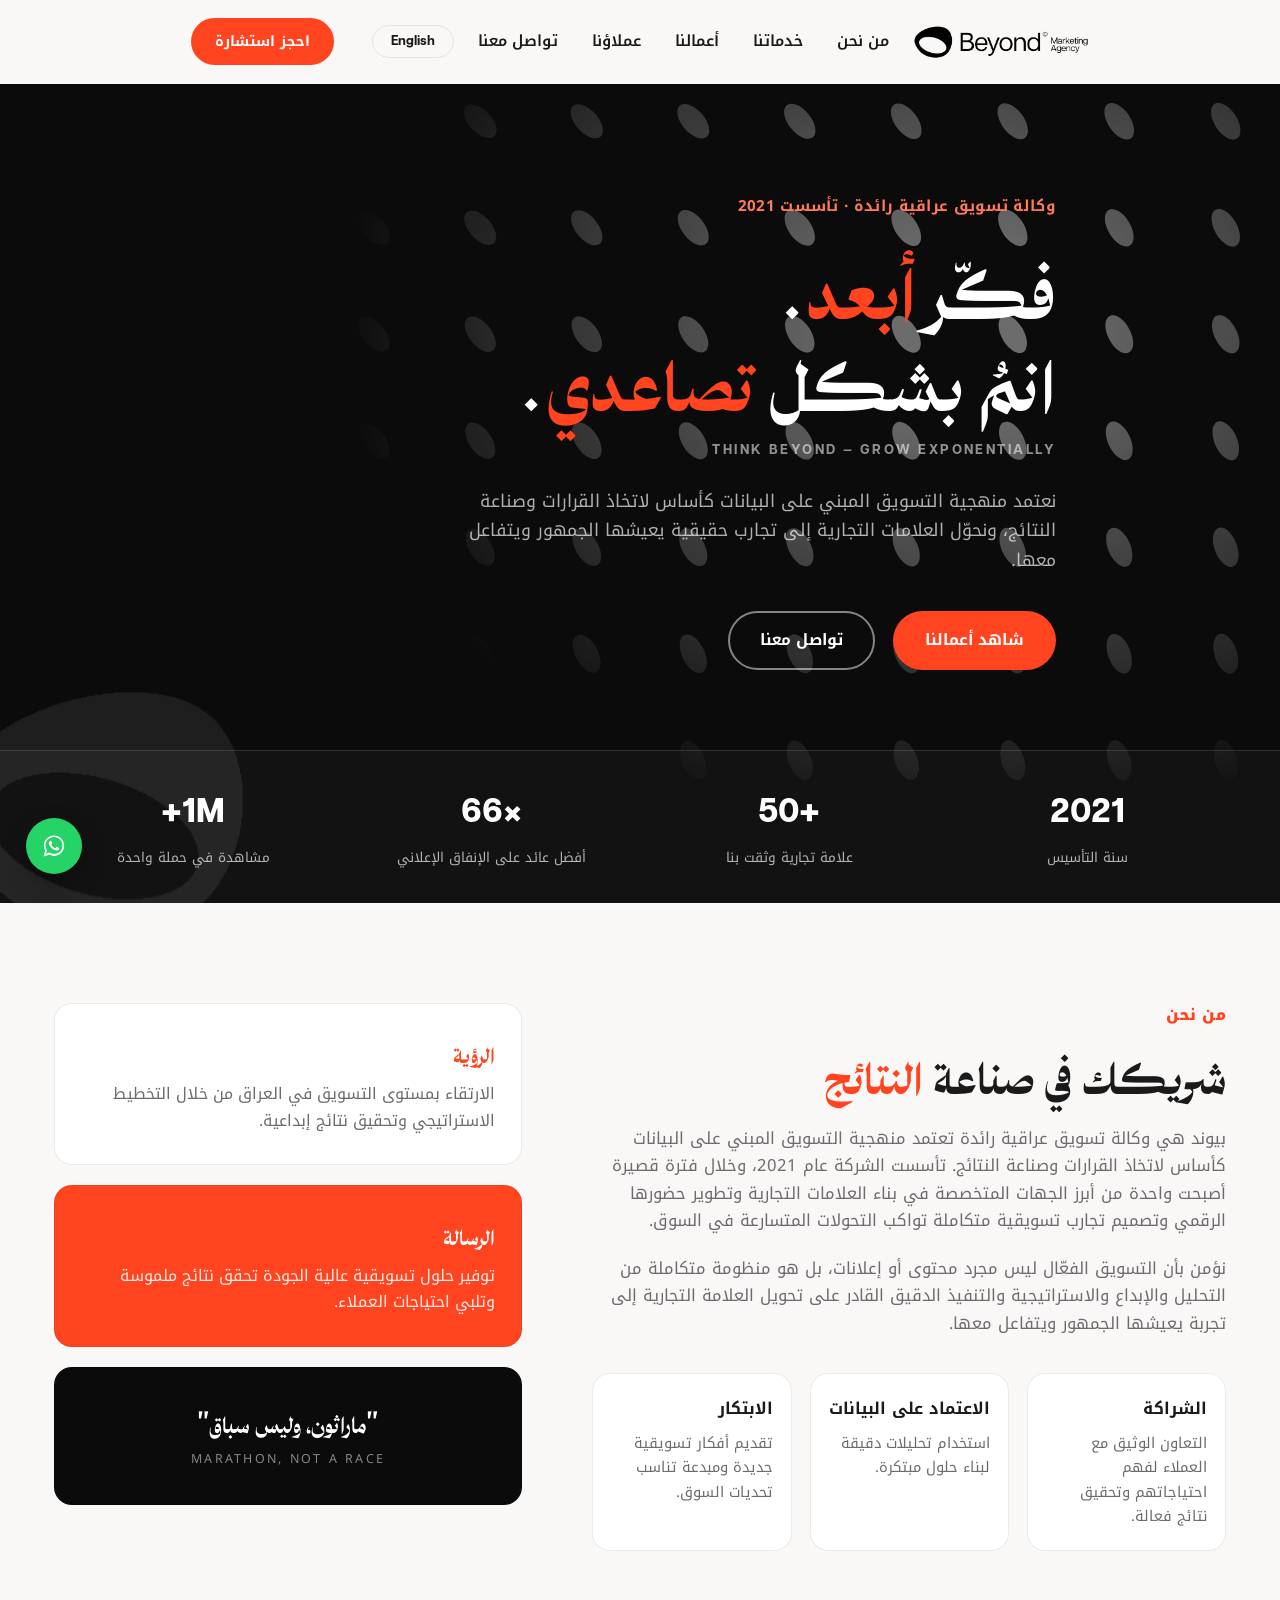
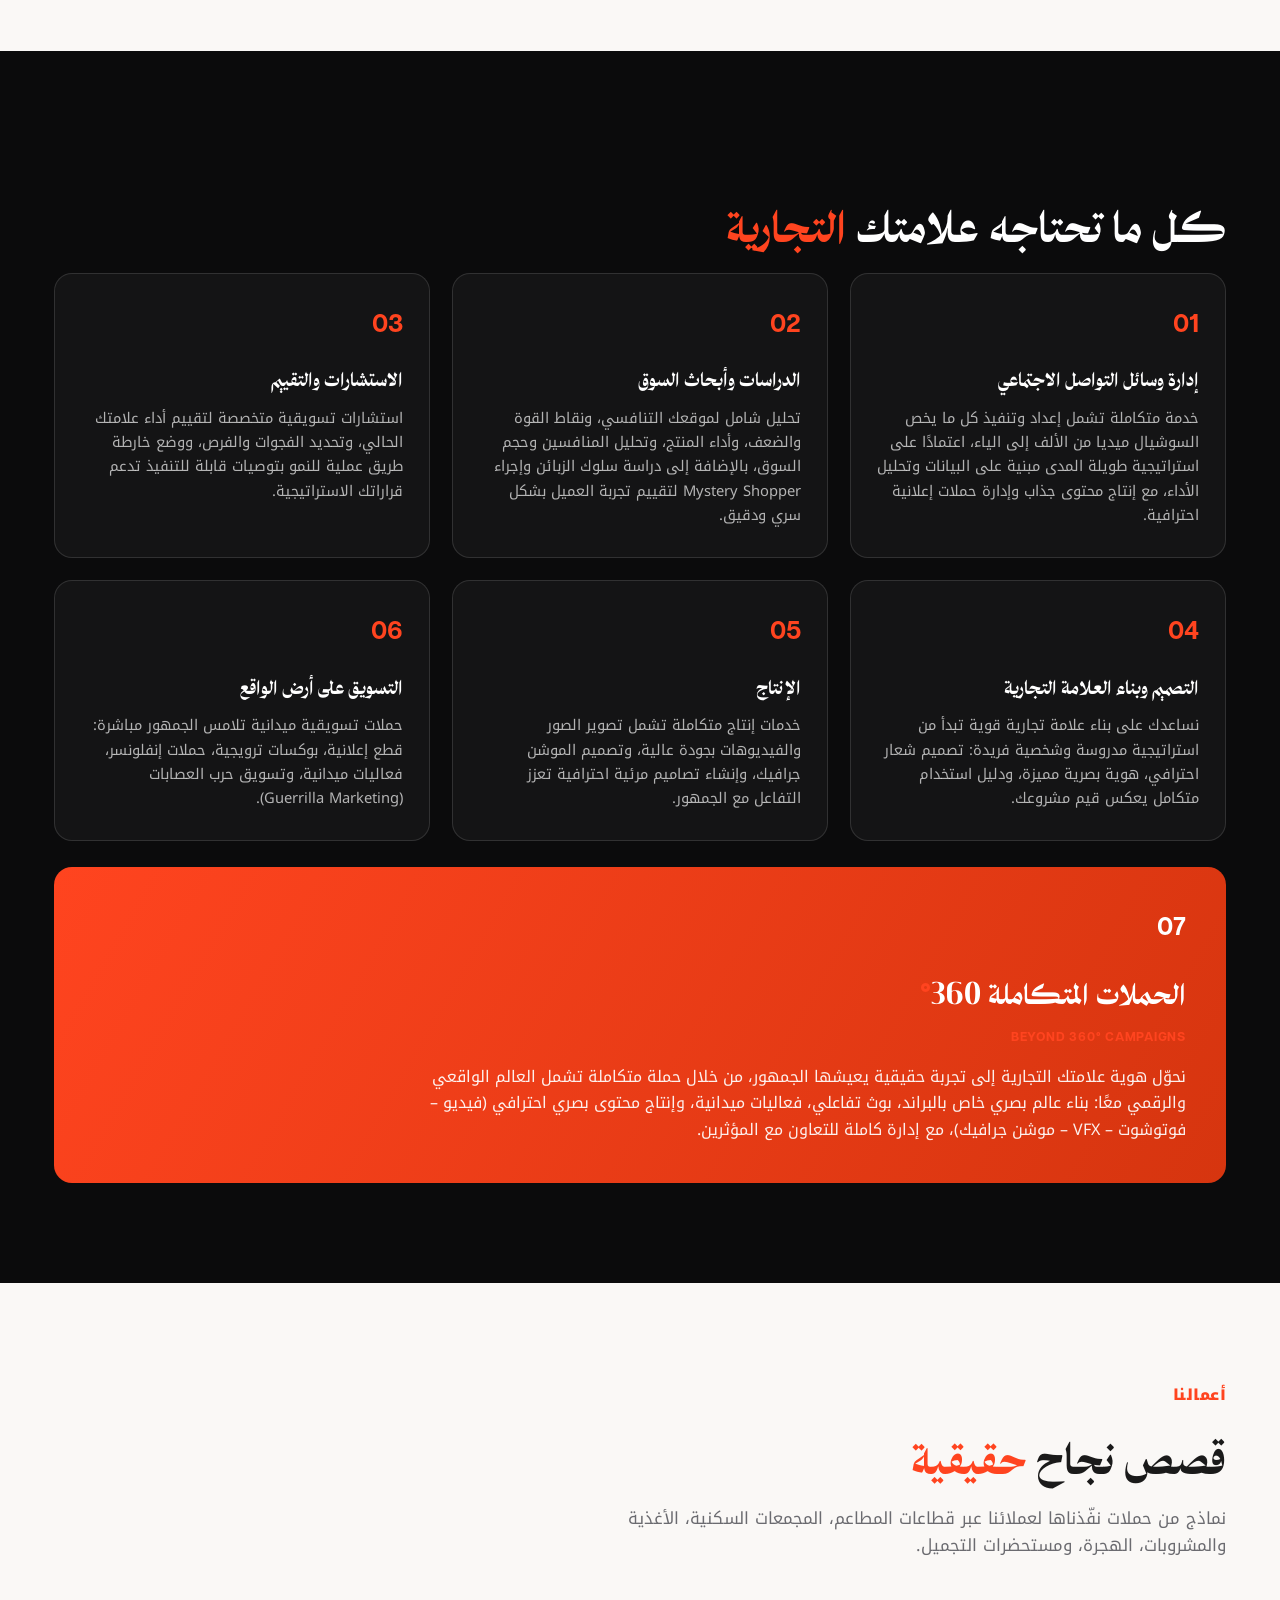
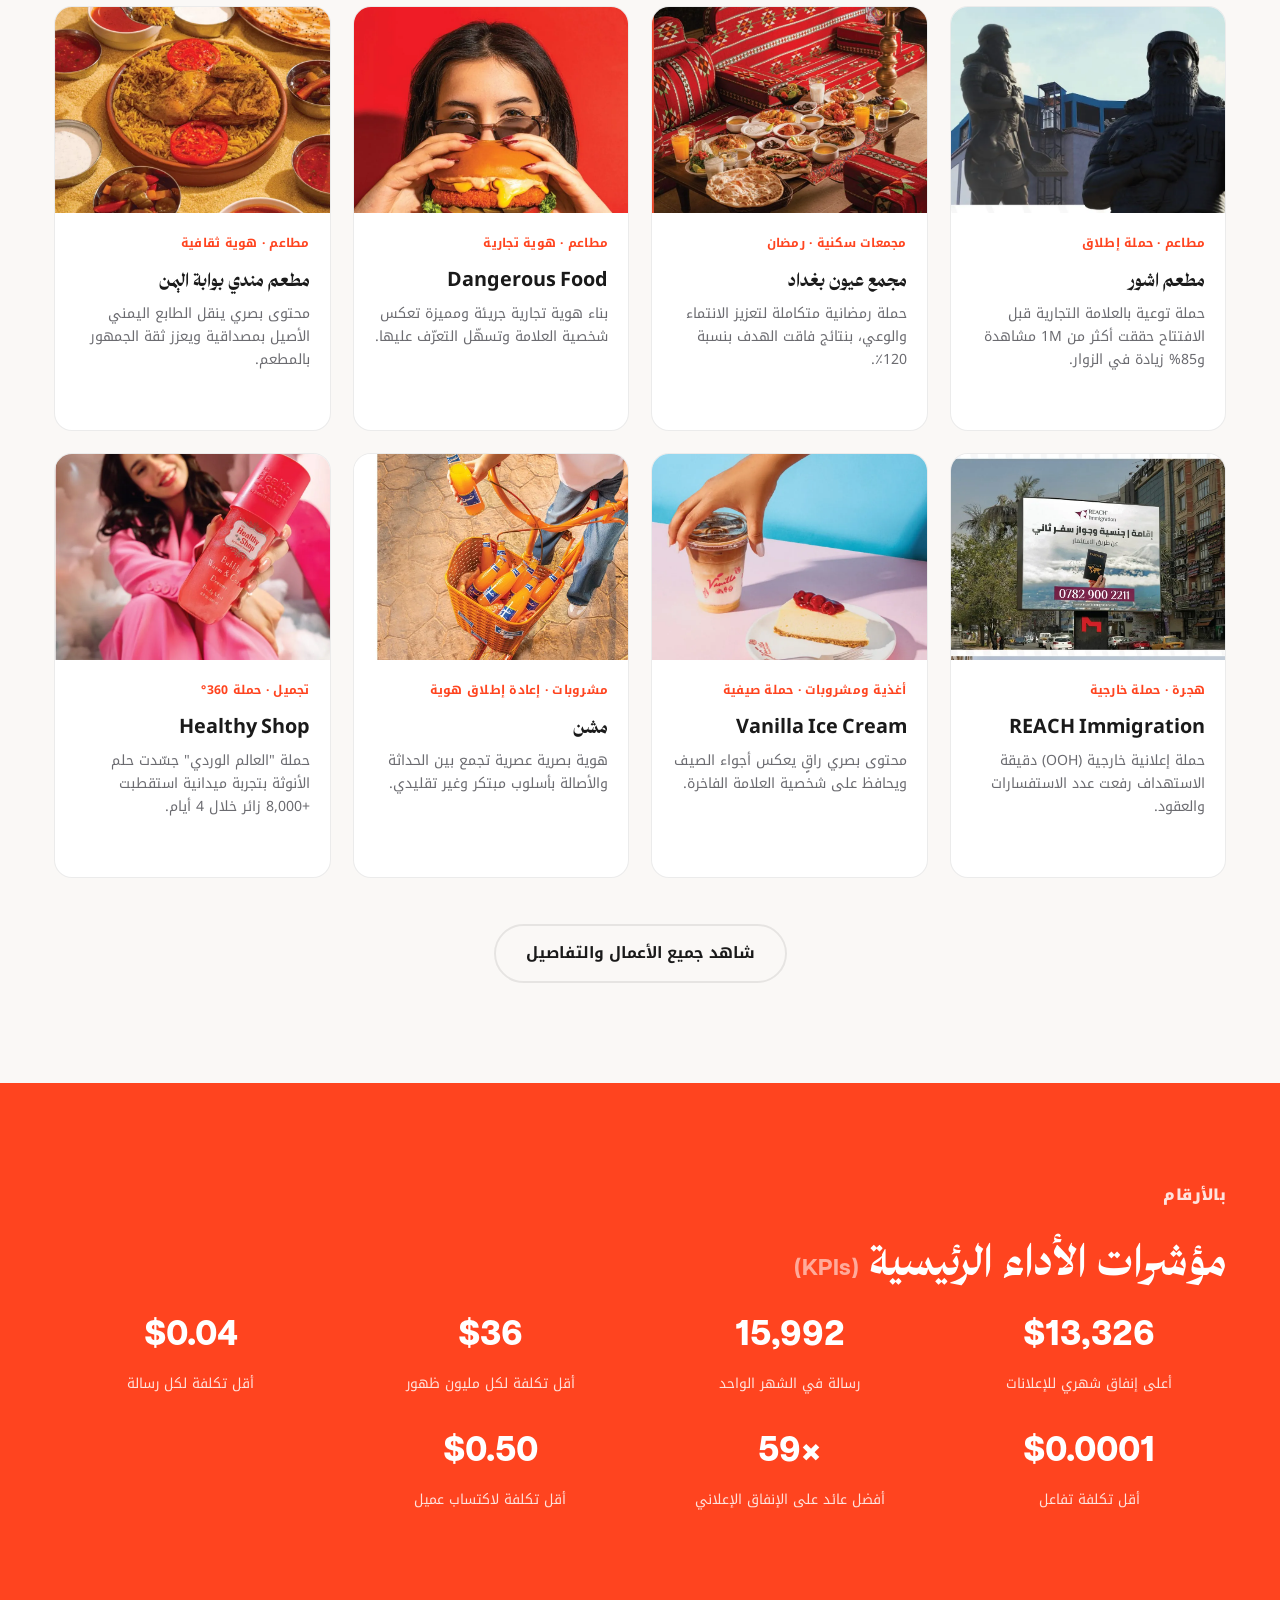
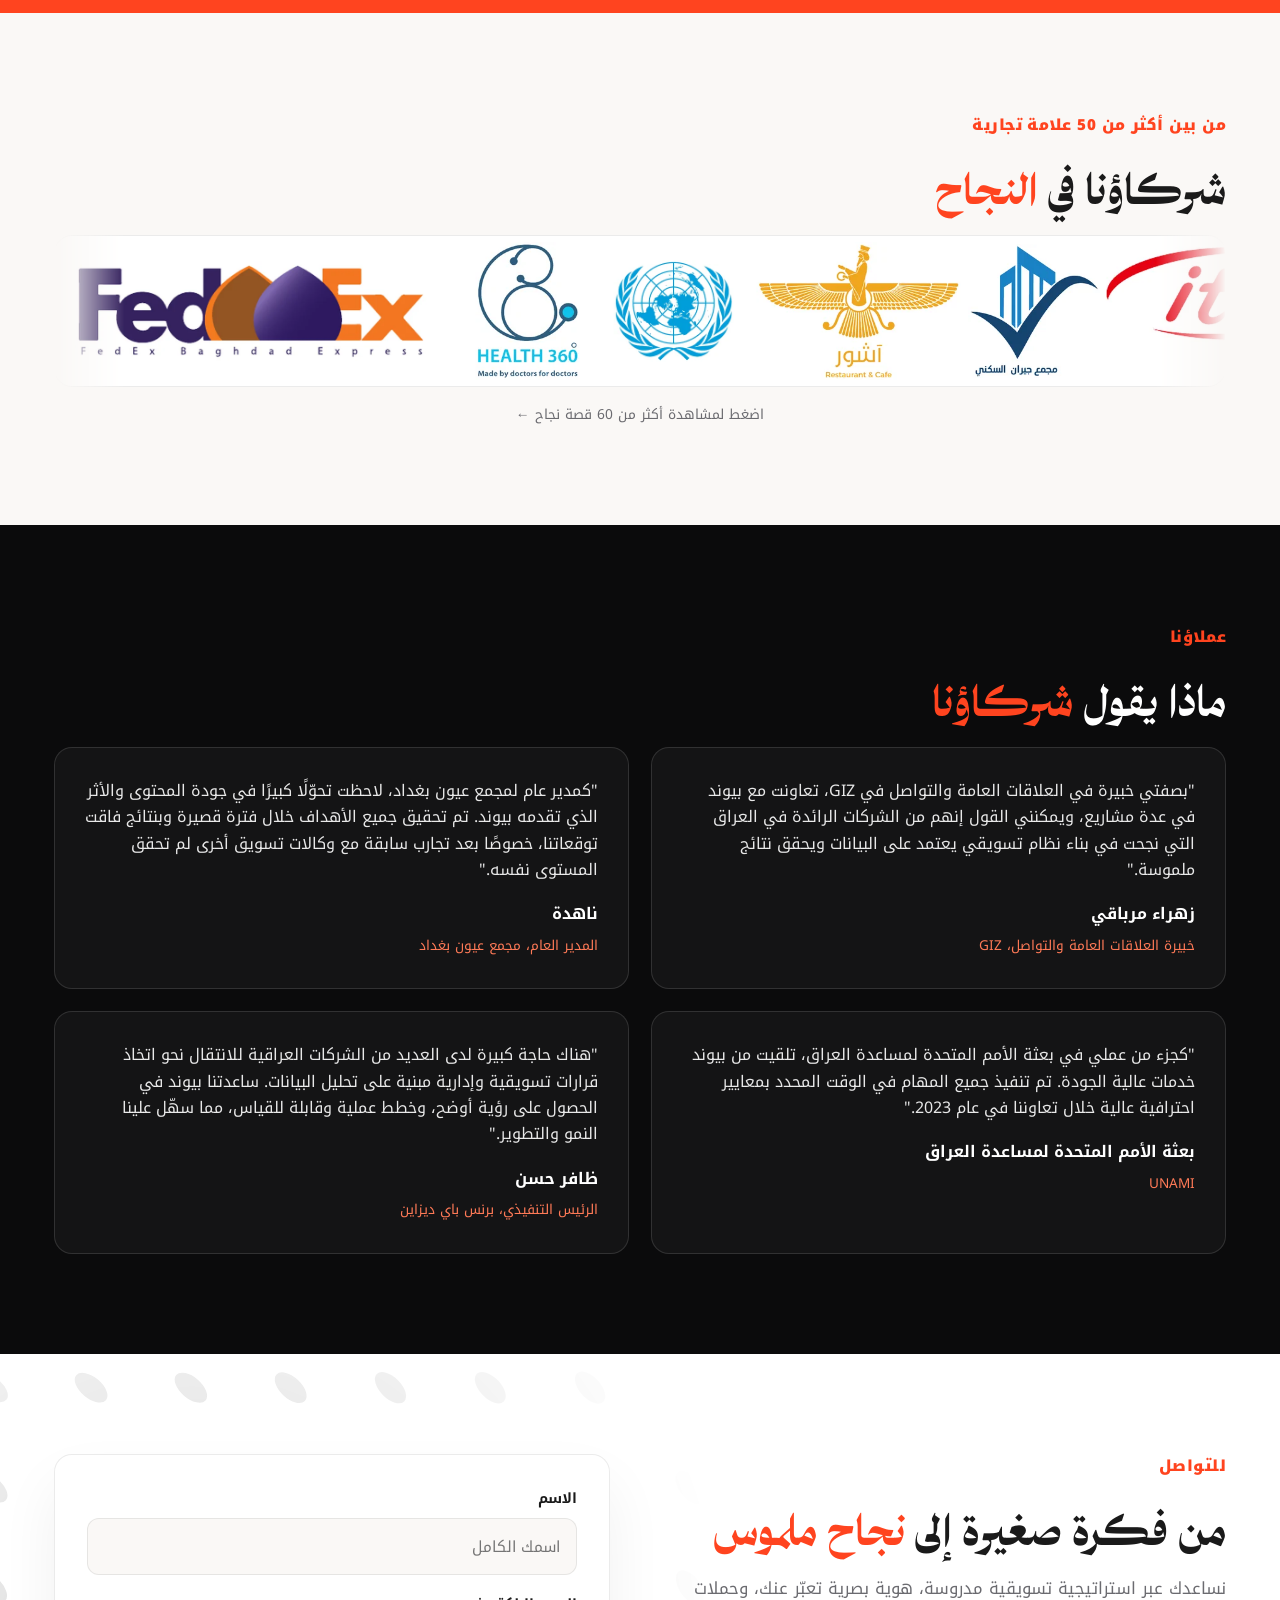
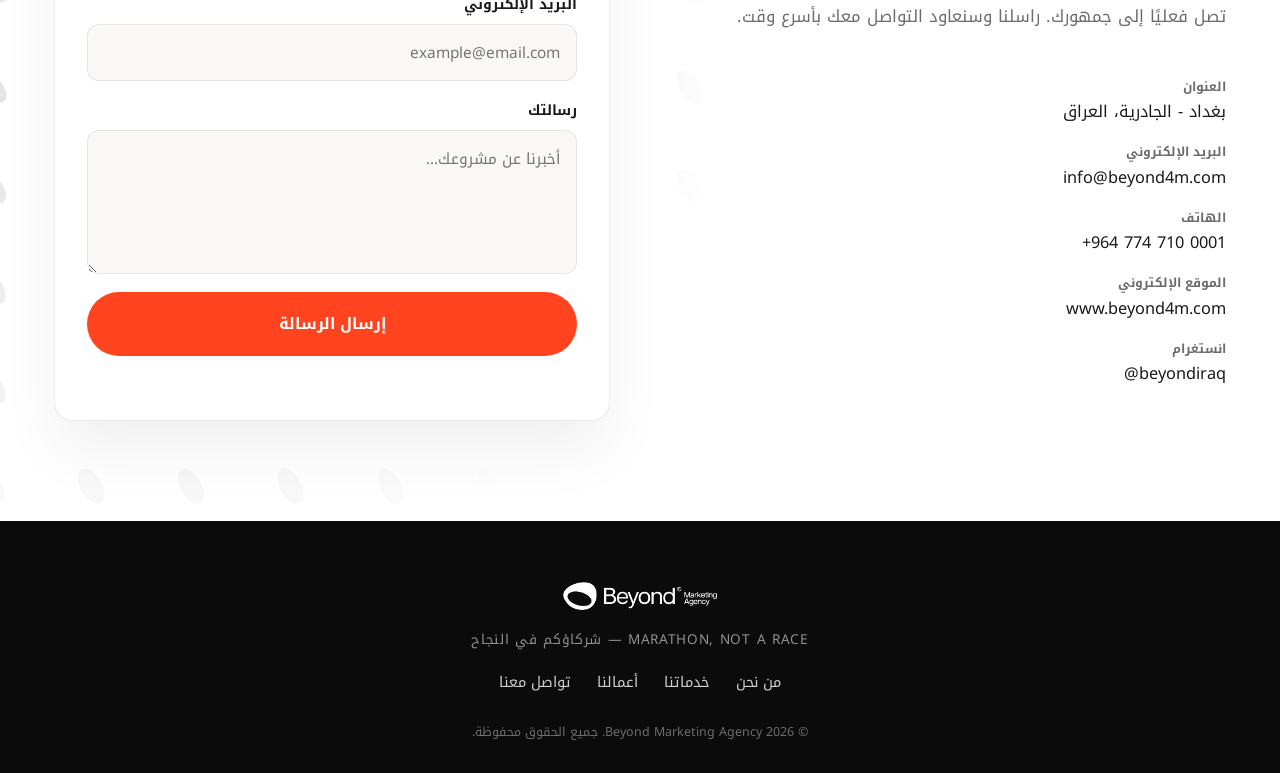
<file: index.html>
<!DOCTYPE html>
<html lang="ar" dir="rtl">
<head>
<meta charset="UTF-8">
<meta name="viewport" content="width=device-width, initial-scale=1.0">
<!-- Google tag (gtag.js) -->
<script async src="https://www.googletagmanager.com/gtag/js?id=G-920MH265MX"></script>
<script>
  window.dataLayer = window.dataLayer || [];
  function gtag(){dataLayer.push(arguments);}
  gtag('js', new Date());
  gtag('config', 'G-920MH265MX');
</script>
<!-- Google tag (gtag.js) -->
<script async src="https://www.googletagmanager.com/gtag/js?id=AW-880948890"></script>
<script>
  window.dataLayer = window.dataLayer || [];
  function gtag(){dataLayer.push(arguments);}
  gtag('js', new Date());

  gtag('config', 'AW-880948890');
</script>
<title data-i18n-title>Beyond Marketing Agency | بيوند لخدمات التسويق</title>
<meta name="description" content="بيوند وكالة تسويق عراقية رائدة تعتمد منهجية التسويق المبني على البيانات. إدارة سوشيال ميديا، أبحاث سوق، بناء علامات تجارية، إنتاج، وحملات ميدانية متكاملة 360°.">
<link rel="icon" href="assets/img/mark-black.png">
<link rel="stylesheet" href="styles.css?v=12">
<script src="i18n.js?v=10" defer></script>
</head>
<body>

<svg width="0" height="0" style="position:absolute" aria-hidden="true">
  <defs>
    <g id="beyond-pattern" fill="currentColor">
      <ellipse cx="17" cy="17" rx="3.6" ry="6.6" transform="rotate(-58 17 17)"/>
      <ellipse cx="51" cy="17" rx="3.6" ry="6.6" transform="rotate(-56 51 17)"/>
      <ellipse cx="85" cy="17" rx="3.6" ry="6.6" transform="rotate(-55 85 17)"/>
      <ellipse cx="119" cy="17" rx="3.6" ry="6.6" transform="rotate(-53 119 17)"/>
      <ellipse cx="153" cy="17" rx="3.6" ry="6.6" transform="rotate(-52 153 17)"/>
      <ellipse cx="187" cy="17" rx="3.6" ry="6.6" transform="rotate(-50 187 17)"/>
      <ellipse cx="221" cy="17" rx="3.6" ry="6.6" transform="rotate(-48 221 17)"/>
      <ellipse cx="255" cy="17" rx="3.6" ry="6.6" transform="rotate(-47 255 17)"/>
      <ellipse cx="289" cy="17" rx="3.6" ry="6.6" transform="rotate(-45 289 17)"/>
      <ellipse cx="323" cy="17" rx="3.6" ry="6.6" transform="rotate(-44 323 17)"/>
      <ellipse cx="357" cy="17" rx="3.6" ry="6.6" transform="rotate(-42 357 17)"/>
      <ellipse cx="391" cy="17" rx="3.6" ry="6.6" transform="rotate(-40 391 17)"/>
      <ellipse cx="425" cy="17" rx="3.6" ry="6.6" transform="rotate(-39 425 17)"/>
      <ellipse cx="459" cy="17" rx="3.6" ry="6.6" transform="rotate(-37 459 17)"/>
      <ellipse cx="493" cy="17" rx="3.6" ry="6.6" transform="rotate(-35 493 17)"/>
      <ellipse cx="527" cy="17" rx="3.6" ry="6.6" transform="rotate(-34 527 17)"/>
      <ellipse cx="561" cy="17" rx="3.6" ry="6.6" transform="rotate(-32 561 17)"/>
      <ellipse cx="595" cy="17" rx="3.6" ry="6.6" transform="rotate(-31 595 17)"/>
      <ellipse cx="17" cy="51" rx="3.6" ry="6.6" transform="rotate(-55 17 51)"/>
      <ellipse cx="51" cy="51" rx="3.6" ry="6.6" transform="rotate(-53 51 51)"/>
      <ellipse cx="85" cy="51" rx="3.6" ry="6.6" transform="rotate(-52 85 51)"/>
      <ellipse cx="119" cy="51" rx="3.6" ry="6.6" transform="rotate(-50 119 51)"/>
      <ellipse cx="153" cy="51" rx="3.6" ry="6.6" transform="rotate(-49 153 51)"/>
      <ellipse cx="187" cy="51" rx="3.6" ry="6.6" transform="rotate(-47 187 51)"/>
      <ellipse cx="221" cy="51" rx="3.6" ry="6.6" transform="rotate(-45 221 51)"/>
      <ellipse cx="255" cy="51" rx="3.6" ry="6.6" transform="rotate(-44 255 51)"/>
      <ellipse cx="289" cy="51" rx="3.6" ry="6.6" transform="rotate(-42 289 51)"/>
      <ellipse cx="323" cy="51" rx="3.6" ry="6.6" transform="rotate(-41 323 51)"/>
      <ellipse cx="357" cy="51" rx="3.6" ry="6.6" transform="rotate(-39 357 51)"/>
      <ellipse cx="391" cy="51" rx="3.6" ry="6.6" transform="rotate(-37 391 51)"/>
      <ellipse cx="425" cy="51" rx="3.6" ry="6.6" transform="rotate(-36 425 51)"/>
      <ellipse cx="459" cy="51" rx="3.6" ry="6.6" transform="rotate(-34 459 51)"/>
      <ellipse cx="493" cy="51" rx="3.6" ry="6.6" transform="rotate(-33 493 51)"/>
      <ellipse cx="527" cy="51" rx="3.6" ry="6.6" transform="rotate(-31 527 51)"/>
      <ellipse cx="561" cy="51" rx="3.6" ry="6.6" transform="rotate(-29 561 51)"/>
      <ellipse cx="595" cy="51" rx="3.6" ry="6.6" transform="rotate(-28 595 51)"/>
      <ellipse cx="17" cy="85" rx="3.6" ry="6.6" transform="rotate(-52 17 85)"/>
      <ellipse cx="51" cy="85" rx="3.6" ry="6.6" transform="rotate(-51 51 85)"/>
      <ellipse cx="85" cy="85" rx="3.6" ry="6.6" transform="rotate(-49 85 85)"/>
      <ellipse cx="119" cy="85" rx="3.6" ry="6.6" transform="rotate(-47 119 85)"/>
      <ellipse cx="153" cy="85" rx="3.6" ry="6.6" transform="rotate(-46 153 85)"/>
      <ellipse cx="187" cy="85" rx="3.6" ry="6.6" transform="rotate(-44 187 85)"/>
      <ellipse cx="221" cy="85" rx="3.6" ry="6.6" transform="rotate(-43 221 85)"/>
      <ellipse cx="255" cy="85" rx="3.6" ry="6.6" transform="rotate(-41 255 85)"/>
      <ellipse cx="289" cy="85" rx="3.6" ry="6.6" transform="rotate(-39 289 85)"/>
      <ellipse cx="323" cy="85" rx="3.6" ry="6.6" transform="rotate(-38 323 85)"/>
      <ellipse cx="357" cy="85" rx="3.6" ry="6.6" transform="rotate(-36 357 85)"/>
      <ellipse cx="391" cy="85" rx="3.6" ry="6.6" transform="rotate(-34 391 85)"/>
      <ellipse cx="425" cy="85" rx="3.6" ry="6.6" transform="rotate(-33 425 85)"/>
      <ellipse cx="459" cy="85" rx="3.6" ry="6.6" transform="rotate(-31 459 85)"/>
      <ellipse cx="493" cy="85" rx="3.6" ry="6.6" transform="rotate(-30 493 85)"/>
      <ellipse cx="527" cy="85" rx="3.6" ry="6.6" transform="rotate(-28 527 85)"/>
      <ellipse cx="561" cy="85" rx="3.6" ry="6.6" transform="rotate(-26 561 85)"/>
      <ellipse cx="595" cy="85" rx="3.6" ry="6.6" transform="rotate(-25 595 85)"/>
      <ellipse cx="17" cy="119" rx="3.6" ry="6.6" transform="rotate(-49 17 119)"/>
      <ellipse cx="51" cy="119" rx="3.6" ry="6.6" transform="rotate(-48 51 119)"/>
      <ellipse cx="85" cy="119" rx="3.6" ry="6.6" transform="rotate(-46 85 119)"/>
      <ellipse cx="119" cy="119" rx="3.6" ry="6.6" transform="rotate(-44 119 119)"/>
      <ellipse cx="153" cy="119" rx="3.6" ry="6.6" transform="rotate(-43 153 119)"/>
      <ellipse cx="187" cy="119" rx="3.6" ry="6.6" transform="rotate(-41 187 119)"/>
      <ellipse cx="221" cy="119" rx="3.6" ry="6.6" transform="rotate(-40 221 119)"/>
      <ellipse cx="255" cy="119" rx="3.6" ry="6.6" transform="rotate(-38 255 119)"/>
      <ellipse cx="289" cy="119" rx="3.6" ry="6.6" transform="rotate(-36 289 119)"/>
      <ellipse cx="323" cy="119" rx="3.6" ry="6.6" transform="rotate(-35 323 119)"/>
      <ellipse cx="357" cy="119" rx="3.6" ry="6.6" transform="rotate(-33 357 119)"/>
      <ellipse cx="391" cy="119" rx="3.6" ry="6.6" transform="rotate(-32 391 119)"/>
      <ellipse cx="425" cy="119" rx="3.6" ry="6.6" transform="rotate(-30 425 119)"/>
      <ellipse cx="459" cy="119" rx="3.6" ry="6.6" transform="rotate(-28 459 119)"/>
      <ellipse cx="493" cy="119" rx="3.6" ry="6.6" transform="rotate(-27 493 119)"/>
      <ellipse cx="527" cy="119" rx="3.6" ry="6.6" transform="rotate(-25 527 119)"/>
      <ellipse cx="561" cy="119" rx="3.6" ry="6.6" transform="rotate(-24 561 119)"/>
      <ellipse cx="595" cy="119" rx="3.6" ry="6.6" transform="rotate(-22 595 119)"/>
      <ellipse cx="17" cy="153" rx="3.6" ry="6.6" transform="rotate(-46 17 153)"/>
      <ellipse cx="51" cy="153" rx="3.6" ry="6.6" transform="rotate(-45 51 153)"/>
      <ellipse cx="85" cy="153" rx="3.6" ry="6.6" transform="rotate(-43 85 153)"/>
      <ellipse cx="119" cy="153" rx="3.6" ry="6.6" transform="rotate(-42 119 153)"/>
      <ellipse cx="153" cy="153" rx="3.6" ry="6.6" transform="rotate(-40 153 153)"/>
      <ellipse cx="187" cy="153" rx="3.6" ry="6.6" transform="rotate(-38 187 153)"/>
      <ellipse cx="221" cy="153" rx="3.6" ry="6.6" transform="rotate(-37 221 153)"/>
      <ellipse cx="255" cy="153" rx="3.6" ry="6.6" transform="rotate(-35 255 153)"/>
      <ellipse cx="289" cy="153" rx="3.6" ry="6.6" transform="rotate(-34 289 153)"/>
      <ellipse cx="323" cy="153" rx="3.6" ry="6.6" transform="rotate(-32 323 153)"/>
      <ellipse cx="357" cy="153" rx="3.6" ry="6.6" transform="rotate(-30 357 153)"/>
      <ellipse cx="391" cy="153" rx="3.6" ry="6.6" transform="rotate(-29 391 153)"/>
      <ellipse cx="425" cy="153" rx="3.6" ry="6.6" transform="rotate(-27 425 153)"/>
      <ellipse cx="459" cy="153" rx="3.6" ry="6.6" transform="rotate(-25 459 153)"/>
      <ellipse cx="493" cy="153" rx="3.6" ry="6.6" transform="rotate(-24 493 153)"/>
      <ellipse cx="527" cy="153" rx="3.6" ry="6.6" transform="rotate(-22 527 153)"/>
      <ellipse cx="561" cy="153" rx="3.6" ry="6.6" transform="rotate(-21 561 153)"/>
      <ellipse cx="595" cy="153" rx="3.6" ry="6.6" transform="rotate(-19 595 153)"/>
      <ellipse cx="17" cy="187" rx="3.6" ry="6.6" transform="rotate(-44 17 187)"/>
      <ellipse cx="51" cy="187" rx="3.6" ry="6.6" transform="rotate(-42 51 187)"/>
      <ellipse cx="85" cy="187" rx="3.6" ry="6.6" transform="rotate(-40 85 187)"/>
      <ellipse cx="119" cy="187" rx="3.6" ry="6.6" transform="rotate(-39 119 187)"/>
      <ellipse cx="153" cy="187" rx="3.6" ry="6.6" transform="rotate(-37 153 187)"/>
      <ellipse cx="187" cy="187" rx="3.6" ry="6.6" transform="rotate(-35 187 187)"/>
      <ellipse cx="221" cy="187" rx="3.6" ry="6.6" transform="rotate(-34 221 187)"/>
      <ellipse cx="255" cy="187" rx="3.6" ry="6.6" transform="rotate(-32 255 187)"/>
      <ellipse cx="289" cy="187" rx="3.6" ry="6.6" transform="rotate(-31 289 187)"/>
      <ellipse cx="323" cy="187" rx="3.6" ry="6.6" transform="rotate(-29 323 187)"/>
      <ellipse cx="357" cy="187" rx="3.6" ry="6.6" transform="rotate(-27 357 187)"/>
      <ellipse cx="391" cy="187" rx="3.6" ry="6.6" transform="rotate(-26 391 187)"/>
      <ellipse cx="425" cy="187" rx="3.6" ry="6.6" transform="rotate(-24 425 187)"/>
      <ellipse cx="459" cy="187" rx="3.6" ry="6.6" transform="rotate(-23 459 187)"/>
      <ellipse cx="493" cy="187" rx="3.6" ry="6.6" transform="rotate(-21 493 187)"/>
      <ellipse cx="527" cy="187" rx="3.6" ry="6.6" transform="rotate(-19 527 187)"/>
      <ellipse cx="561" cy="187" rx="3.6" ry="6.6" transform="rotate(-18 561 187)"/>
      <ellipse cx="595" cy="187" rx="3.6" ry="6.6" transform="rotate(-16 595 187)"/>
      <ellipse cx="17" cy="221" rx="3.6" ry="6.6" transform="rotate(-41 17 221)"/>
      <ellipse cx="51" cy="221" rx="3.6" ry="6.6" transform="rotate(-39 51 221)"/>
      <ellipse cx="85" cy="221" rx="3.6" ry="6.6" transform="rotate(-37 85 221)"/>
      <ellipse cx="119" cy="221" rx="3.6" ry="6.6" transform="rotate(-36 119 221)"/>
      <ellipse cx="153" cy="221" rx="3.6" ry="6.6" transform="rotate(-34 153 221)"/>
      <ellipse cx="187" cy="221" rx="3.6" ry="6.6" transform="rotate(-33 187 221)"/>
      <ellipse cx="221" cy="221" rx="3.6" ry="6.6" transform="rotate(-31 221 221)"/>
      <ellipse cx="255" cy="221" rx="3.6" ry="6.6" transform="rotate(-29 255 221)"/>
      <ellipse cx="289" cy="221" rx="3.6" ry="6.6" transform="rotate(-28 289 221)"/>
      <ellipse cx="323" cy="221" rx="3.6" ry="6.6" transform="rotate(-26 323 221)"/>
      <ellipse cx="357" cy="221" rx="3.6" ry="6.6" transform="rotate(-24 357 221)"/>
      <ellipse cx="391" cy="221" rx="3.6" ry="6.6" transform="rotate(-23 391 221)"/>
      <ellipse cx="425" cy="221" rx="3.6" ry="6.6" transform="rotate(-21 425 221)"/>
      <ellipse cx="459" cy="221" rx="3.6" ry="6.6" transform="rotate(-20 459 221)"/>
      <ellipse cx="493" cy="221" rx="3.6" ry="6.6" transform="rotate(-18 493 221)"/>
      <ellipse cx="527" cy="221" rx="3.6" ry="6.6" transform="rotate(-16 527 221)"/>
      <ellipse cx="561" cy="221" rx="3.6" ry="6.6" transform="rotate(-15 561 221)"/>
      <ellipse cx="595" cy="221" rx="3.6" ry="6.6" transform="rotate(-13 595 221)"/>
      <ellipse cx="17" cy="255" rx="3.6" ry="6.6" transform="rotate(-38 17 255)"/>
      <ellipse cx="51" cy="255" rx="3.6" ry="6.6" transform="rotate(-36 51 255)"/>
      <ellipse cx="85" cy="255" rx="3.6" ry="6.6" transform="rotate(-34 85 255)"/>
      <ellipse cx="119" cy="255" rx="3.6" ry="6.6" transform="rotate(-33 119 255)"/>
      <ellipse cx="153" cy="255" rx="3.6" ry="6.6" transform="rotate(-31 153 255)"/>
      <ellipse cx="187" cy="255" rx="3.6" ry="6.6" transform="rotate(-30 187 255)"/>
      <ellipse cx="221" cy="255" rx="3.6" ry="6.6" transform="rotate(-28 221 255)"/>
      <ellipse cx="255" cy="255" rx="3.6" ry="6.6" transform="rotate(-26 255 255)"/>
      <ellipse cx="289" cy="255" rx="3.6" ry="6.6" transform="rotate(-25 289 255)"/>
      <ellipse cx="323" cy="255" rx="3.6" ry="6.6" transform="rotate(-23 323 255)"/>
      <ellipse cx="357" cy="255" rx="3.6" ry="6.6" transform="rotate(-22 357 255)"/>
      <ellipse cx="391" cy="255" rx="3.6" ry="6.6" transform="rotate(-20 391 255)"/>
      <ellipse cx="425" cy="255" rx="3.6" ry="6.6" transform="rotate(-18 425 255)"/>
      <ellipse cx="459" cy="255" rx="3.6" ry="6.6" transform="rotate(-17 459 255)"/>
      <ellipse cx="493" cy="255" rx="3.6" ry="6.6" transform="rotate(-15 493 255)"/>
      <ellipse cx="527" cy="255" rx="3.6" ry="6.6" transform="rotate(-14 527 255)"/>
      <ellipse cx="561" cy="255" rx="3.6" ry="6.6" transform="rotate(-12 561 255)"/>
      <ellipse cx="595" cy="255" rx="3.6" ry="6.6" transform="rotate(-10 595 255)"/>
      <ellipse cx="17" cy="289" rx="3.6" ry="6.6" transform="rotate(-35 17 289)"/>
      <ellipse cx="51" cy="289" rx="3.6" ry="6.6" transform="rotate(-33 51 289)"/>
      <ellipse cx="85" cy="289" rx="3.6" ry="6.6" transform="rotate(-32 85 289)"/>
      <ellipse cx="119" cy="289" rx="3.6" ry="6.6" transform="rotate(-30 119 289)"/>
      <ellipse cx="153" cy="289" rx="3.6" ry="6.6" transform="rotate(-28 153 289)"/>
      <ellipse cx="187" cy="289" rx="3.6" ry="6.6" transform="rotate(-27 187 289)"/>
      <ellipse cx="221" cy="289" rx="3.6" ry="6.6" transform="rotate(-25 221 289)"/>
      <ellipse cx="255" cy="289" rx="3.6" ry="6.6" transform="rotate(-24 255 289)"/>
      <ellipse cx="289" cy="289" rx="3.6" ry="6.6" transform="rotate(-22 289 289)"/>
      <ellipse cx="323" cy="289" rx="3.6" ry="6.6" transform="rotate(-20 323 289)"/>
      <ellipse cx="357" cy="289" rx="3.6" ry="6.6" transform="rotate(-19 357 289)"/>
      <ellipse cx="391" cy="289" rx="3.6" ry="6.6" transform="rotate(-17 391 289)"/>
      <ellipse cx="425" cy="289" rx="3.6" ry="6.6" transform="rotate(-15 425 289)"/>
      <ellipse cx="459" cy="289" rx="3.6" ry="6.6" transform="rotate(-14 459 289)"/>
      <ellipse cx="493" cy="289" rx="3.6" ry="6.6" transform="rotate(-12 493 289)"/>
      <ellipse cx="527" cy="289" rx="3.6" ry="6.6" transform="rotate(-11 527 289)"/>
      <ellipse cx="561" cy="289" rx="3.6" ry="6.6" transform="rotate(-9 561 289)"/>
      <ellipse cx="595" cy="289" rx="3.6" ry="6.6" transform="rotate(-7 595 289)"/>
      <ellipse cx="17" cy="323" rx="3.6" ry="6.6" transform="rotate(-32 17 323)"/>
      <ellipse cx="51" cy="323" rx="3.6" ry="6.6" transform="rotate(-30 51 323)"/>
      <ellipse cx="85" cy="323" rx="3.6" ry="6.6" transform="rotate(-29 85 323)"/>
      <ellipse cx="119" cy="323" rx="3.6" ry="6.6" transform="rotate(-27 119 323)"/>
      <ellipse cx="153" cy="323" rx="3.6" ry="6.6" transform="rotate(-25 153 323)"/>
      <ellipse cx="187" cy="323" rx="3.6" ry="6.6" transform="rotate(-24 187 323)"/>
      <ellipse cx="221" cy="323" rx="3.6" ry="6.6" transform="rotate(-22 221 323)"/>
      <ellipse cx="255" cy="323" rx="3.6" ry="6.6" transform="rotate(-21 255 323)"/>
      <ellipse cx="289" cy="323" rx="3.6" ry="6.6" transform="rotate(-19 289 323)"/>
      <ellipse cx="323" cy="323" rx="3.6" ry="6.6" transform="rotate(-17 323 323)"/>
      <ellipse cx="357" cy="323" rx="3.6" ry="6.6" transform="rotate(-16 357 323)"/>
      <ellipse cx="391" cy="323" rx="3.6" ry="6.6" transform="rotate(-14 391 323)"/>
      <ellipse cx="425" cy="323" rx="3.6" ry="6.6" transform="rotate(-13 425 323)"/>
      <ellipse cx="459" cy="323" rx="3.6" ry="6.6" transform="rotate(-11 459 323)"/>
      <ellipse cx="493" cy="323" rx="3.6" ry="6.6" transform="rotate(-9 493 323)"/>
      <ellipse cx="527" cy="323" rx="3.6" ry="6.6" transform="rotate(-8 527 323)"/>
      <ellipse cx="561" cy="323" rx="3.6" ry="6.6" transform="rotate(-6 561 323)"/>
      <ellipse cx="595" cy="323" rx="3.6" ry="6.6" transform="rotate(-5 595 323)"/>
    </g>
  </defs>
</svg>


<!-- ===== Header ===== -->
<header class="site-header" id="top">
  <div class="container header-inner">
    <a href="#top" class="brand" aria-label="Beyond Marketing Agency">
      <img src="assets/img/logo-black.png" alt="Beyond Marketing Agency" class="brand-logo">
    </a>

    <nav class="main-nav" id="main-nav">
      <ul>
        <li><a href="#about" data-i18n="nav.about">من نحن</a></li>
        <li><a href="#services" data-i18n="nav.services">خدماتنا</a></li>
        <li><a href="work.html" data-i18n="nav.work">أعمالنا</a></li>
        <li><a href="#testimonials" data-i18n="nav.testimonials">عملاؤنا</a></li>
        <li><a href="#contact" data-i18n="nav.contact">تواصل معنا</a></li>
        <li class="nav-lang-item"><button type="button" class="lang-toggle" aria-label="Switch language"><span class="lang-switch-label">English</span></button></li>
      </ul>
    </nav>

    <button type="button" class="lang-toggle lang-toggle-header" aria-label="Switch language"><span class="lang-switch-label">English</span></button>
    <a href="#contact" class="btn btn-primary btn-sm header-cta" data-i18n="nav.cta">احجز استشارة</a>
    <button class="nav-toggle" id="nav-toggle" aria-label="فتح القائمة" aria-expanded="false">
      <span></span><span></span><span></span>
    </button>
  </div>
</header>

<main>

  <!-- ===== Hero ===== -->
  <section class="hero" id="home">
    <div class="dot-grid" aria-hidden="true"><svg viewBox="0 0 612 340" preserveAspectRatio="xMidYMid slice"><use href="#beyond-pattern"></use></svg></div>
    <img src="assets/img/mark-white.png" alt="" class="hero-mark" aria-hidden="true">
    <div class="container hero-inner">
      <p class="eyebrow reveal" data-i18n="hero.eyebrow">وكالة تسويق عراقية رائدة · تأسست 2021</p>
      <h1 class="hero-title reveal split-reveal" data-i18n="hero.title">
        فكّر <span class="text-accent">أبعد</span>.<br>
        انمُ بشكل <span class="text-accent">تصاعدي</span>.
      </h1>
      <p class="hero-tagline reveal" data-i18n="hero.tagline">THINK BEYOND — GROW EXPONENTIALLY</p>
      <p class="hero-desc reveal" data-i18n="hero.desc">
        نعتمد منهجية التسويق المبني على البيانات كأساس لاتخاذ القرارات وصناعة النتائج،
        ونحوّل العلامات التجارية إلى تجارب حقيقية يعيشها الجمهور ويتفاعل معها.
      </p>
      <div class="hero-actions reveal">
        <a href="work.html" class="btn btn-primary" data-i18n="hero.cta1">شاهد أعمالنا</a>
        <a href="#contact" class="btn btn-outline-light" data-i18n="hero.cta2">تواصل معنا</a>
      </div>
    </div>

    <div class="hero-stats reveal">
      <div class="container hero-stats-grid">
        <div class="stat">
          <span class="stat-num"><span class="countup" data-target="2021" data-plain="true">0</span></span>
          <span class="stat-label" data-i18n="stats.founded">سنة التأسيس</span>
        </div>
        <div class="stat">
          <span class="stat-num">+<span class="countup" data-target="50">0</span></span>
          <span class="stat-label" data-i18n="stats.brands">علامة تجارية وثقت بنا</span>
        </div>
        <div class="stat">
          <span class="stat-num">×<span class="countup" data-target="66">0</span></span>
          <span class="stat-label" data-i18n="stats.roas">أفضل عائد على الإنفاق الإعلاني</span>
        </div>
        <div class="stat">
          <span class="stat-num"><span class="countup" data-target="1">0</span>M+</span>
          <span class="stat-label" data-i18n="stats.views">مشاهدة في حملة واحدة</span>
        </div>
      </div>
    </div>
  </section>

  <!-- ===== About ===== -->
  <section class="section" id="about">
    <div class="container about-grid">
      <div class="about-copy">
        <p class="section-kicker reveal" data-i18n="about.kicker">من نحن</p>
        <h2 class="section-title reveal" data-i18n="about.title">شريكك في صناعة <span class="text-accent">النتائج</span></h2>
        <p class="about-text reveal" data-i18n="about.p1">
          بيوند هي وكالة تسويق عراقية رائدة تعتمد منهجية التسويق المبني على البيانات كأساس
          لاتخاذ القرارات وصناعة النتائج. تأسست الشركة عام 2021، وخلال فترة قصيرة أصبحت واحدة
          من أبرز الجهات المتخصصة في بناء العلامات التجارية وتطوير حضورها الرقمي وتصميم تجارب
          تسويقية متكاملة تواكب التحولات المتسارعة في السوق.
        </p>
        <p class="about-text reveal" data-i18n="about.p2">
          نؤمن بأن التسويق الفعّال ليس مجرد محتوى أو إعلانات، بل هو منظومة متكاملة من التحليل
          والإبداع والاستراتيجية والتنفيذ الدقيق القادر على تحويل العلامة التجارية إلى تجربة
          يعيشها الجمهور ويتفاعل معها.
        </p>

        <div class="values-list reveal">
          <div class="value-item">
            <h3 data-i18n="about.value1.title">الشراكة</h3>
            <p data-i18n="about.value1.desc">التعاون الوثيق مع العملاء لفهم احتياجاتهم وتحقيق نتائج فعالة.</p>
          </div>
          <div class="value-item">
            <h3 data-i18n="about.value2.title">الاعتماد على البيانات</h3>
            <p data-i18n="about.value2.desc">استخدام تحليلات دقيقة لبناء حلول مبتكرة.</p>
          </div>
          <div class="value-item">
            <h3 data-i18n="about.value3.title">الابتكار</h3>
            <p data-i18n="about.value3.desc">تقديم أفكار تسويقية جديدة ومبدعة تناسب تحديات السوق.</p>
          </div>
        </div>
      </div>

      <div class="about-cards reveal">
        <div class="vm-card">
          <span class="vm-label" data-i18n="about.vision.label">الرؤية</span>
          <p data-i18n="about.vision.text">الارتقاء بمستوى التسويق في العراق من خلال التخطيط الاستراتيجي وتحقيق نتائج إبداعية.</p>
        </div>
        <div class="vm-card vm-card-accent">
          <span class="vm-label" data-i18n="about.mission.label">الرسالة</span>
          <p data-i18n="about.mission.text">توفير حلول تسويقية عالية الجودة تحقق نتائج ملموسة وتلبي احتياجات العملاء.</p>
        </div>
        <div class="vm-card vm-card-dark">
          <span class="vm-quote" data-i18n="about.quote">"ماراثون، وليس سباق"</span>
          <span class="vm-quote-en" data-i18n="about.quoteEn">MARATHON, NOT A RACE</span>
        </div>
      </div>
    </div>
  </section>

  <!-- ===== Services ===== -->
  <section class="section section-dark" id="services">
    <div class="container">
      <p class="section-kicker reveal" data-i18n="services.kicker">خدماتنا</p>
      <h2 class="section-title reveal" data-i18n="services.title">كل ما تحتاجه علامتك <span class="text-accent">التجارية</span></h2>

      <div class="services-grid">
        <article class="service-card reveal">
          <span class="service-num">01</span>
          <h3 data-i18n="service1.title">إدارة وسائل التواصل الاجتماعي</h3>
          <p data-i18n="service1.desc">خدمة متكاملة تشمل إعداد وتنفيذ كل ما يخص السوشيال ميديا من الألف إلى الياء،
             اعتمادًا على استراتيجية طويلة المدى مبنية على البيانات وتحليل الأداء، مع إنتاج
             محتوى جذاب وإدارة حملات إعلانية احترافية.</p>
        </article>

        <article class="service-card reveal">
          <span class="service-num">02</span>
          <h3 data-i18n="service2.title">الدراسات وأبحاث السوق</h3>
          <p data-i18n="service2.desc">تحليل شامل لموقعك التنافسي، ونقاط القوة والضعف، وأداء المنتج، وتحليل المنافسين
             وحجم السوق، بالإضافة إلى دراسة سلوك الزبائن وإجراء Mystery Shopper لتقييم
             تجربة العميل بشكل سري ودقيق.</p>
        </article>

        <article class="service-card reveal">
          <span class="service-num">03</span>
          <h3 data-i18n="service3.title">الاستشارات والتقييم</h3>
          <p data-i18n="service3.desc">استشارات تسويقية متخصصة لتقييم أداء علامتك الحالي، وتحديد الفجوات والفرص،
             ووضع خارطة طريق عملية للنمو بتوصيات قابلة للتنفيذ تدعم قراراتك الاستراتيجية.</p>
        </article>

        <article class="service-card reveal">
          <span class="service-num">04</span>
          <h3 data-i18n="service4.title">التصميم وبناء العلامة التجارية</h3>
          <p data-i18n="service4.desc">نساعدك على بناء علامة تجارية قوية تبدأ من استراتيجية مدروسة وشخصية فريدة:
             تصميم شعار احترافي، هوية بصرية مميزة، ودليل استخدام متكامل يعكس قيم مشروعك.</p>
        </article>

        <article class="service-card reveal">
          <span class="service-num">05</span>
          <h3 data-i18n="service5.title">الإنتاج</h3>
          <p data-i18n="service5.desc">خدمات إنتاج متكاملة تشمل تصوير الصور والفيديوهات بجودة عالية، وتصميم الموشن
             جرافيك، وإنشاء تصاميم مرئية احترافية تعزز التفاعل مع الجمهور.</p>
        </article>

        <article class="service-card reveal">
          <span class="service-num">06</span>
          <h3 data-i18n="service6.title">التسويق على أرض الواقع</h3>
          <p data-i18n="service6.desc">حملات تسويقية ميدانية تلامس الجمهور مباشرة: قطع إعلانية، بوكسات ترويجية،
             حملات إنفلونسر، فعاليات ميدانية، وتسويق حرب العصابات (Guerrilla Marketing).</p>
        </article>
      </div>

      <div class="featured-service reveal">
        <div class="featured-service-text">
          <span class="service-num service-num-light">07</span>
          <h3><span data-i18n="service7.title">الحملات المتكاملة 360<span class="deg">°</span></span> <span class="en-sub" data-i18n="service7.titleEn">BEYOND 360° CAMPAIGNS</span></h3>
          <p data-i18n="service7.desc">نحوّل هوية علامتك التجارية إلى تجربة حقيقية يعيشها الجمهور، من خلال حملة متكاملة
             تشمل العالم الواقعي والرقمي معًا: بناء عالم بصري خاص بالبراند، بوث تفاعلي، فعاليات
             ميدانية، وإنتاج محتوى بصري احترافي (فيديو – فوتوشوت – VFX – موشن جرافيك)، مع
             إدارة كاملة للتعاون مع المؤثرين.</p>
        </div>
      </div>
    </div>
  </section>

  <!-- ===== Work / Case Studies ===== -->
  <section class="section" id="work">
    <div class="container">
      <p class="section-kicker reveal" data-i18n="work.kicker">أعمالنا</p>
      <h2 class="section-title reveal" data-i18n="work.title">قصص نجاح <span class="text-accent">حقيقية</span></h2>
      <p class="section-lead reveal" data-i18n="work.lead">نماذج من حملات نفّذناها لعملائنا عبر قطاعات المطاعم، المجمعات السكنية، الأغذية والمشروبات، الهجرة، ومستحضرات التجميل.</p>

      <div class="work-grid">
        <a class="work-card reveal" href="case-study.html?id=ashur">
          <div class="work-img"><img src="assets/img/case-ashur.webp" alt="مطعم اشور" loading="lazy"></div>
          <div class="work-body">
            <span class="work-tag" data-i18n="work1.tag">مطاعم · حملة إطلاق</span>
            <h3 data-i18n="work1.title">مطعم اشور</h3>
            <p data-i18n="work1.desc">حملة توعية بالعلامة التجارية قبل الافتتاح حققت أكثر من 1M مشاهدة و85% زيادة في الزوار.</p>
            <span class="work-link" data-i18n="work.viewCase">شاهد دراسة الحالة</span>
          </div>
        </a>

        <a class="work-card reveal" href="case-study.html?id=ramadan">
          <div class="work-img"><img src="assets/img/case-ramadan.webp" alt="مجمع عيون بغداد" loading="lazy"></div>
          <div class="work-body">
            <span class="work-tag" data-i18n="work2.tag">مجمعات سكنية · رمضان</span>
            <h3 data-i18n="work2.title">مجمع عيون بغداد</h3>
            <p data-i18n="work2.desc">حملة رمضانية متكاملة لتعزيز الانتماء والوعي، بنتائج فاقت الهدف بنسبة 120٪.</p>
            <span class="work-link" data-i18n="work.viewCase">شاهد دراسة الحالة</span>
          </div>
        </a>

        <a class="work-card reveal" href="case-study.html?id=dangerousfood">
          <div class="work-img"><img src="assets/img/case-dangerousfood.webp" alt="مطعم دنجرس فوود" loading="lazy"></div>
          <div class="work-body">
            <span class="work-tag" data-i18n="work3.tag">مطاعم · هوية تجارية</span>
            <h3 data-i18n="work3.title">Dangerous Food</h3>
            <p data-i18n="work3.desc">بناء هوية تجارية جريئة ومميزة تعكس شخصية العلامة وتسهّل التعرّف عليها.</p>
            <span class="work-link" data-i18n="work.viewCase">شاهد دراسة الحالة</span>
          </div>
        </a>

        <a class="work-card reveal" href="case-study.html?id=yemengate">
          <div class="work-img"><img src="assets/img/case-yemengate.webp" alt="مطعم مندي بوابة اليمن" loading="lazy"></div>
          <div class="work-body">
            <span class="work-tag" data-i18n="work4.tag">مطاعم · هوية ثقافية</span>
            <h3 data-i18n="work4.title">مطعم مندي بوابة اليمن</h3>
            <p data-i18n="work4.desc">محتوى بصري ينقل الطابع اليمني الأصيل بمصداقية ويعزز ثقة الجمهور بالمطعم.</p>
            <span class="work-link" data-i18n="work.viewCase">شاهد دراسة الحالة</span>
          </div>
        </a>

        <a class="work-card reveal" href="case-study.html?id=reach">
          <div class="work-img"><img src="assets/img/case-reach.webp" alt="REACH Immigration" loading="lazy"></div>
          <div class="work-body">
            <span class="work-tag" data-i18n="work5.tag">هجرة · حملة خارجية</span>
            <h3 data-i18n="work5.title">REACH Immigration</h3>
            <p data-i18n="work5.desc">حملة إعلانية خارجية (OOH) دقيقة الاستهداف رفعت عدد الاستفسارات والعقود.</p>
            <span class="work-link" data-i18n="work.viewCase">شاهد دراسة الحالة</span>
          </div>
        </a>

        <a class="work-card reveal" href="case-study.html?id=vanilla">
          <div class="work-img"><img src="assets/img/case-vanilla.webp" alt="Vanilla Ice Cream" loading="lazy"></div>
          <div class="work-body">
            <span class="work-tag" data-i18n="work6.tag">أغذية ومشروبات · حملة صيفية</span>
            <h3 data-i18n="work6.title">Vanilla Ice Cream</h3>
            <p data-i18n="work6.desc">محتوى بصري راقٍ يعكس أجواء الصيف ويحافظ على شخصية العلامة الفاخرة.</p>
            <span class="work-link" data-i18n="work.viewCase">شاهد دراسة الحالة</span>
          </div>
        </a>

        <a class="work-card reveal" href="case-study.html?id=mishn">
          <div class="work-img"><img src="assets/img/case-mishn.webp" alt="مشن" loading="lazy"></div>
          <div class="work-body">
            <span class="work-tag" data-i18n="work7.tag">مشروبات · إعادة إطلاق هوية</span>
            <h3 data-i18n="work7.title">مشن</h3>
            <p data-i18n="work7.desc">هوية بصرية عصرية تجمع بين الحداثة والأصالة بأسلوب مبتكر وغير تقليدي.</p>
            <span class="work-link" data-i18n="work.viewCase">شاهد دراسة الحالة</span>
          </div>
        </a>

        <a class="work-card reveal" href="case-study.html?id=healthyshop">
          <div class="work-img"><img src="assets/img/case-healthyshop.webp" alt="Healthy Shop" loading="lazy"></div>
          <div class="work-body">
            <span class="work-tag" data-i18n="work8.tag">تجميل · حملة 360°</span>
            <h3 data-i18n="work8.title">Healthy Shop</h3>
            <p data-i18n="work8.desc">حملة "العالم الوردي" جسّدت حلم الأنوثة بتجربة ميدانية استقطبت +8,000 زائر خلال 4 أيام.</p>
            <span class="work-link" data-i18n="work.viewCase">شاهد دراسة الحالة</span>
          </div>
        </a>
      </div>

      <div class="work-view-all reveal">
        <a href="work.html" class="btn btn-outline-dark" data-i18n="work.viewAll">شاهد جميع الأعمال والتفاصيل</a>
      </div>
    </div>
  </section>

  <!-- ===== KPIs ===== -->
  <section class="section section-accent" id="kpis">
    <div class="container">
      <p class="section-kicker section-kicker-light reveal" data-i18n="kpis.kicker">بالأرقام</p>
      <h2 class="section-title section-title-light reveal"><span data-i18n="kpis.title">مؤشرات الأداء الرئيسية</span> <span class="en-sub-light" data-i18n="kpis.titleEn">(KPIs)</span></h2>

      <div class="kpi-grid reveal">
        <div class="kpi"><span class="kpi-num">$<span class="countup" data-target="15000">0</span></span><span class="kpi-label" data-i18n="kpi1.label">أعلى إنفاق شهري للإعلانات</span></div>
        <div class="kpi"><span class="kpi-num"><span class="countup" data-target="18000">0</span></span><span class="kpi-label" data-i18n="kpi2.label">رسالة في الشهر الواحد</span></div>
        <div class="kpi"><span class="kpi-num">$<span class="countup" data-target="40">0</span></span><span class="kpi-label" data-i18n="kpi3.label">أقل تكلفة لكل مليون ظهور</span></div>
        <div class="kpi"><span class="kpi-num">$0.04</span><span class="kpi-label" data-i18n="kpi4.label">أقل تكلفة لكل رسالة</span></div>
        <div class="kpi"><span class="kpi-num">$0.0001</span><span class="kpi-label" data-i18n="kpi5.label">أقل تكلفة تفاعل</span></div>
        <div class="kpi"><span class="kpi-num">×<span class="countup" data-target="66">0</span></span><span class="kpi-label" data-i18n="kpi6.label">أفضل عائد على الإنفاق الإعلاني</span></div>
        <div class="kpi"><span class="kpi-num">$0.50</span><span class="kpi-label" data-i18n="kpi7.label">أقل تكلفة لاكتساب عميل</span></div>
      </div>
    </div>
  </section>

  <!-- ===== Partners ===== -->
  <section class="section" id="clients">
    <div class="container">
      <p class="section-kicker reveal" data-i18n="clients.kicker">من بين أكثر من 50 علامة تجارية</p>
      <h2 class="section-title reveal" data-i18n="clients.title">شركاؤنا في <span class="text-accent">النجاح</span></h2>
      <a href="partners.html" class="partners-link reveal" aria-label="شاهد جميع شركائنا">
        <div class="partners-wrap">
          <div class="marquee-track" id="partners-track">
            <!-- logos injected by script.js, duplicated for seamless loop -->
          </div>
        </div>
      </a>
      <p class="partners-hint reveal" data-i18n="clients.hint">اضغط لمشاهدة أكثر من 60 قصة نجاح</p>
    </div>
  </section>

  <!-- ===== Testimonials ===== -->
  <section class="section section-dark" id="testimonials">
    <div class="container">
      <p class="section-kicker reveal" data-i18n="testimonials.kicker">عملاؤنا</p>
      <h2 class="section-title reveal" data-i18n="testimonials.title">ماذا يقول <span class="text-accent">شركاؤنا</span></h2>

      <div class="testimonial-grid">
        <blockquote class="testimonial reveal">
          <p data-i18n="t1.quote">"بصفتي خبيرة في العلاقات العامة والتواصل في GIZ، تعاونت مع بيوند في عدة مشاريع،
             ويمكنني القول إنهم من الشركات الرائدة في العراق التي نجحت في بناء نظام تسويقي
             يعتمد على البيانات ويحقق نتائج ملموسة."</p>
          <footer>
            <strong data-i18n="t1.name">زهراء مرباقي</strong>
            <span data-i18n="t1.role">خبيرة العلاقات العامة والتواصل، GIZ</span>
          </footer>
        </blockquote>

        <blockquote class="testimonial reveal">
          <p data-i18n="t2.quote">"كمدير عام لمجمع عيون بغداد، لاحظت تحوّلًا كبيرًا في جودة المحتوى والأثر الذي
             تقدمه بيوند. تم تحقيق جميع الأهداف خلال فترة قصيرة وبنتائج فاقت توقعاتنا، خصوصًا
             بعد تجارب سابقة مع وكالات تسويق أخرى لم تحقق المستوى نفسه."</p>
          <footer>
            <strong data-i18n="t2.name">ناهدة</strong>
            <span data-i18n="t2.role">المدير العام، مجمع عيون بغداد</span>
          </footer>
        </blockquote>

        <blockquote class="testimonial reveal">
          <p data-i18n="t3.quote">"كجزء من عملي في بعثة الأمم المتحدة لمساعدة العراق، تلقيت من بيوند خدمات عالية
             الجودة. تم تنفيذ جميع المهام في الوقت المحدد بمعايير احترافية عالية خلال تعاوننا
             في عام 2023."</p>
          <footer>
            <strong data-i18n="t3.name">بعثة الأمم المتحدة لمساعدة العراق</strong>
            <span data-i18n="t3.role">UNAMI</span>
          </footer>
        </blockquote>

        <blockquote class="testimonial reveal">
          <p data-i18n="t4.quote">"هناك حاجة كبيرة لدى العديد من الشركات العراقية للانتقال نحو اتخاذ قرارات
             تسويقية وإدارية مبنية على تحليل البيانات. ساعدتنا بيوند في الحصول على رؤية
             أوضح، وخطط عملية وقابلة للقياس، مما سهّل علينا النمو والتطوير."</p>
          <footer>
            <strong data-i18n="t4.name">ظافر حسن</strong>
            <span data-i18n="t4.role">الرئيس التنفيذي، برنس باي ديزاين</span>
          </footer>
        </blockquote>
      </div>
    </div>
  </section>

  <!-- ===== Contact ===== -->
  <section class="section contact-section" id="contact">
    <div class="dot-grid dot-grid-light" aria-hidden="true"><svg viewBox="0 0 612 340" preserveAspectRatio="xMidYMid slice"><use href="#beyond-pattern"></use></svg></div>
    <div class="container contact-grid">
      <div class="contact-copy reveal">
        <p class="section-kicker" data-i18n="contact.kicker">للتواصل</p>
        <h2 class="section-title" data-i18n="contact.title">من فكرة صغيرة إلى <span class="text-accent">نجاح ملموس</span></h2>
        <p class="section-lead" data-i18n="contact.lead">
          نساعدك عبر استراتيجية تسويقية مدروسة، هوية بصرية تعبّر عنك، وحملات تصل فعليًا
          إلى جمهورك. راسلنا وسنعاود التواصل معك بأسرع وقت.
        </p>

        <ul class="contact-info">
          <li>
            <span class="ci-label" data-i18n="contact.address.label">العنوان</span>
            <span data-i18n="contact.address.value">بغداد - الجادرية، العراق</span>
          </li>
          <li>
            <span class="ci-label" data-i18n="contact.email.label">البريد الإلكتروني</span>
            <a href="mailto:info@beyond4m.com">info@beyond4m.com</a>
          </li>
          <li>
            <span class="ci-label" data-i18n="contact.phone.label">الهاتف</span>
            <a href="tel:+9647747100001" dir="ltr">+964 774 710 0001</a>
          </li>
          <li>
            <span class="ci-label" data-i18n="contact.website.label">الموقع الإلكتروني</span>
            <a href="https://www.beyond4m.com" target="_blank" rel="noopener" dir="ltr">www.beyond4m.com</a>
          </li>
          <li>
            <span class="ci-label" data-i18n="contact.instagram.label">انستغرام</span>
            <a href="https://instagram.com/beyondiraq" target="_blank" rel="noopener" dir="ltr">@beyondiraq</a>
          </li>
        </ul>
      </div>

      <form class="contact-form reveal" id="contact-form">
        <div class="form-row">
          <label for="name" data-i18n="form.name.label">الاسم</label>
          <input type="text" id="name" name="name" placeholder="اسمك الكامل" required>
        </div>
        <div class="form-row">
          <label for="email" data-i18n="form.email.label">البريد الإلكتروني</label>
          <input type="email" id="email" name="email" placeholder="example@email.com" required>
        </div>
        <div class="form-row">
          <label for="message" data-i18n="form.message.label">رسالتك</label>
          <textarea id="message" name="message" rows="4" placeholder="أخبرنا عن مشروعك..." required></textarea>
        </div>
        <button type="submit" class="btn btn-primary btn-block" data-i18n="form.submit">إرسال الرسالة</button>
        <p class="form-note" id="form-note" role="status" aria-live="polite"></p>
      </form>
    </div>
  </section>

</main>

<!-- ===== Footer ===== -->
<footer class="site-footer">
  <div class="container footer-inner">
    <img src="assets/img/logo-white.png" alt="Beyond Marketing Agency" class="footer-logo">
    <p class="footer-tagline" data-i18n="footer.tagline">MARATHON, NOT A RACE — شركاؤكم في النجاح</p>
    <nav class="footer-nav">
      <a href="#about" data-i18n="nav.about">من نحن</a>
      <a href="#services" data-i18n="nav.services">خدماتنا</a>
      <a href="work.html" data-i18n="nav.work">أعمالنا</a>
      <a href="#contact" data-i18n="nav.contact">تواصل معنا</a>
    </nav>
    <p class="footer-copy" data-i18n="footer.copy">© 2026 Beyond Marketing Agency. جميع الحقوق محفوظة.</p>
  </div>
</footer>

<a href="https://wa.me/9647747100001" target="_blank" rel="noopener" class="whatsapp-fab" aria-label="تواصل عبر واتساب">
  <svg viewBox="0 0 32 32" width="26" height="26" fill="currentColor" aria-hidden="true">
    <path d="M16.004 3C9.106 3 3.5 8.605 3.5 15.5c0 2.31.63 4.474 1.727 6.33L3 29l7.36-2.19a12.44 12.44 0 0 0 5.644 1.36h.004c6.898 0 12.503-5.605 12.503-12.5S22.902 3 16.004 3zm0 22.75h-.003a10.24 10.24 0 0 1-5.22-1.43l-.374-.222-4.368 1.3 1.318-4.257-.244-.39a10.22 10.22 0 0 1-1.57-5.451c0-5.658 4.605-10.263 10.464-10.263 2.795 0 5.423 1.09 7.4 3.068a10.19 10.19 0 0 1 3.06 7.267c0 5.658-4.605 10.278-10.463 10.278zm5.73-7.688c-.314-.157-1.857-.916-2.145-1.02-.288-.106-.497-.157-.706.157-.209.314-.81 1.02-.994 1.229-.183.209-.366.235-.68.078-.314-.157-1.325-.489-2.523-1.56-.933-.833-1.563-1.862-1.746-2.176-.183-.314-.02-.484.137-.64.14-.14.314-.366.47-.549.157-.183.209-.314.314-.523.105-.209.052-.393-.026-.55-.078-.157-.706-1.703-.968-2.334-.255-.612-.514-.53-.706-.54-.183-.01-.392-.012-.601-.012-.209 0-.549.078-.837.392-.288.314-1.098 1.073-1.098 2.618s1.124 3.037 1.28 3.246c.157.209 2.212 3.377 5.36 4.735.749.323 1.333.516 1.789.66.752.24 1.436.206 1.977.125.603-.09 1.857-.759 2.12-1.492.262-.733.262-1.36.183-1.492-.078-.13-.288-.209-.601-.366z"/>
  </svg>
</a>

<script src="script.js?v=10"></script>
</body>
</html>
</file>
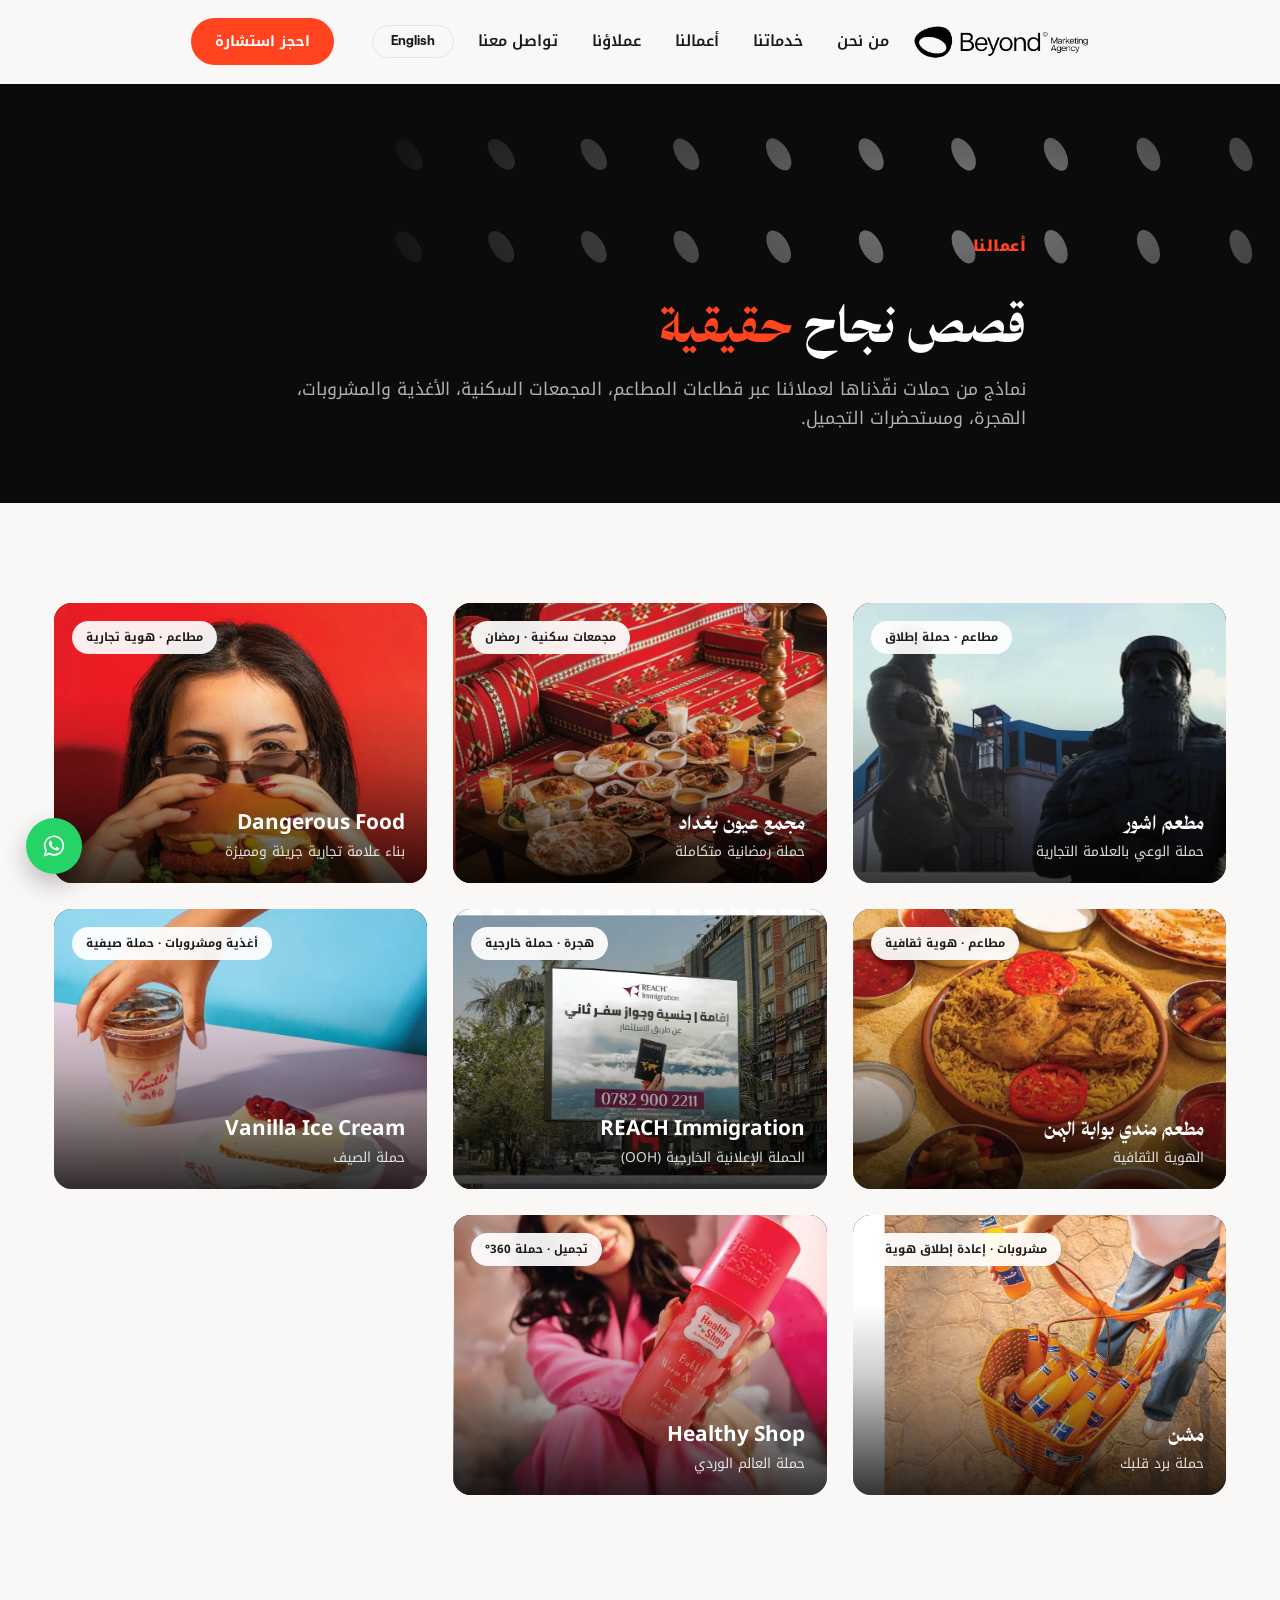
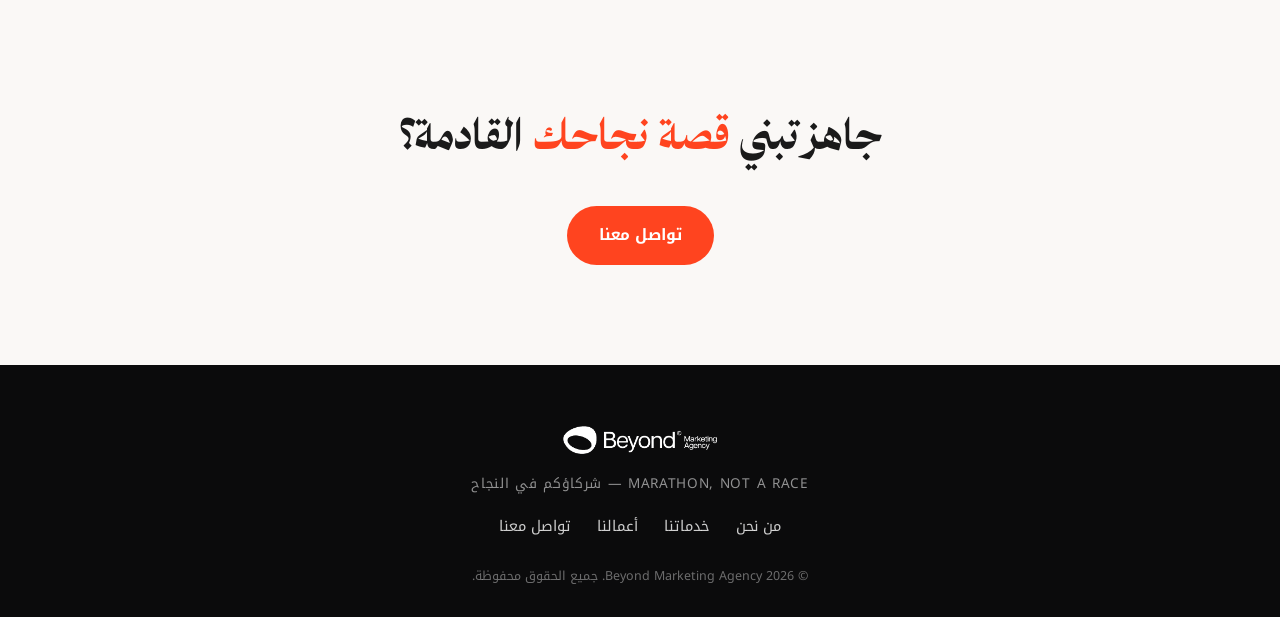
<file: case-study.html>
<!DOCTYPE html>
<html lang="ar" dir="rtl">
<head>
<meta charset="UTF-8">
<meta name="viewport" content="width=device-width, initial-scale=1.0">
<!-- Google tag (gtag.js) -->
<script async src="https://www.googletagmanager.com/gtag/js?id=G-920MH265MX"></script>
<script>
  window.dataLayer = window.dataLayer || [];
  function gtag(){dataLayer.push(arguments);}
  gtag('js', new Date());
  gtag('config', 'G-920MH265MX');
</script>
<!-- Google tag (gtag.js) -->
<script async src="https://www.googletagmanager.com/gtag/js?id=AW-880948890"></script>
<script>
  window.dataLayer = window.dataLayer || [];
  function gtag(){dataLayer.push(arguments);}
  gtag('js', new Date());

  gtag('config', 'AW-880948890');
</script>
<title>دراسة حالة | Beyond Marketing Agency</title>
<meta name="description" content="دراسة حالة تفصيلية لحملة نفّذتها بيوند لخدمات التسويق.">
<link rel="icon" href="assets/img/mark-black.png">
<link rel="stylesheet" href="styles.css?v=12">
<script src="i18n.js?v=10" defer></script>
</head>
<body>

<svg width="0" height="0" style="position:absolute" aria-hidden="true">
  <defs>
    <g id="beyond-pattern" fill="currentColor">
      <ellipse cx="17" cy="17" rx="3.6" ry="6.6" transform="rotate(-58 17 17)"/><ellipse cx="51" cy="17" rx="3.6" ry="6.6" transform="rotate(-56 51 17)"/><ellipse cx="85" cy="17" rx="3.6" ry="6.6" transform="rotate(-55 85 17)"/><ellipse cx="119" cy="17" rx="3.6" ry="6.6" transform="rotate(-53 119 17)"/><ellipse cx="153" cy="17" rx="3.6" ry="6.6" transform="rotate(-52 153 17)"/><ellipse cx="187" cy="17" rx="3.6" ry="6.6" transform="rotate(-50 187 17)"/><ellipse cx="221" cy="17" rx="3.6" ry="6.6" transform="rotate(-48 221 17)"/><ellipse cx="255" cy="17" rx="3.6" ry="6.6" transform="rotate(-47 255 17)"/><ellipse cx="289" cy="17" rx="3.6" ry="6.6" transform="rotate(-45 289 17)"/><ellipse cx="323" cy="17" rx="3.6" ry="6.6" transform="rotate(-44 323 17)"/><ellipse cx="357" cy="17" rx="3.6" ry="6.6" transform="rotate(-42 357 17)"/><ellipse cx="391" cy="17" rx="3.6" ry="6.6" transform="rotate(-40 391 17)"/><ellipse cx="425" cy="17" rx="3.6" ry="6.6" transform="rotate(-39 425 17)"/><ellipse cx="459" cy="17" rx="3.6" ry="6.6" transform="rotate(-37 459 17)"/><ellipse cx="493" cy="17" rx="3.6" ry="6.6" transform="rotate(-35 493 17)"/><ellipse cx="527" cy="17" rx="3.6" ry="6.6" transform="rotate(-34 527 17)"/><ellipse cx="561" cy="17" rx="3.6" ry="6.6" transform="rotate(-32 561 17)"/><ellipse cx="595" cy="17" rx="3.6" ry="6.6" transform="rotate(-31 595 17)"/>
      <ellipse cx="17" cy="51" rx="3.6" ry="6.6" transform="rotate(-55 17 51)"/><ellipse cx="51" cy="51" rx="3.6" ry="6.6" transform="rotate(-53 51 51)"/><ellipse cx="85" cy="51" rx="3.6" ry="6.6" transform="rotate(-52 85 51)"/><ellipse cx="119" cy="51" rx="3.6" ry="6.6" transform="rotate(-50 119 51)"/><ellipse cx="153" cy="51" rx="3.6" ry="6.6" transform="rotate(-49 153 51)"/><ellipse cx="187" cy="51" rx="3.6" ry="6.6" transform="rotate(-47 187 51)"/><ellipse cx="221" cy="51" rx="3.6" ry="6.6" transform="rotate(-45 221 51)"/><ellipse cx="255" cy="51" rx="3.6" ry="6.6" transform="rotate(-44 255 51)"/><ellipse cx="289" cy="51" rx="3.6" ry="6.6" transform="rotate(-42 289 51)"/><ellipse cx="323" cy="51" rx="3.6" ry="6.6" transform="rotate(-41 323 51)"/><ellipse cx="357" cy="51" rx="3.6" ry="6.6" transform="rotate(-39 357 51)"/><ellipse cx="391" cy="51" rx="3.6" ry="6.6" transform="rotate(-37 391 51)"/><ellipse cx="425" cy="51" rx="3.6" ry="6.6" transform="rotate(-36 425 51)"/><ellipse cx="459" cy="51" rx="3.6" ry="6.6" transform="rotate(-34 459 51)"/><ellipse cx="493" cy="51" rx="3.6" ry="6.6" transform="rotate(-33 493 51)"/><ellipse cx="527" cy="51" rx="3.6" ry="6.6" transform="rotate(-31 527 51)"/><ellipse cx="561" cy="51" rx="3.6" ry="6.6" transform="rotate(-29 561 51)"/><ellipse cx="595" cy="51" rx="3.6" ry="6.6" transform="rotate(-28 595 51)"/>
      <ellipse cx="17" cy="85" rx="3.6" ry="6.6" transform="rotate(-52 17 85)"/><ellipse cx="51" cy="85" rx="3.6" ry="6.6" transform="rotate(-51 51 85)"/><ellipse cx="85" cy="85" rx="3.6" ry="6.6" transform="rotate(-49 85 85)"/><ellipse cx="119" cy="85" rx="3.6" ry="6.6" transform="rotate(-47 119 85)"/><ellipse cx="153" cy="85" rx="3.6" ry="6.6" transform="rotate(-46 153 85)"/><ellipse cx="187" cy="85" rx="3.6" ry="6.6" transform="rotate(-44 187 85)"/><ellipse cx="221" cy="85" rx="3.6" ry="6.6" transform="rotate(-43 221 85)"/><ellipse cx="255" cy="85" rx="3.6" ry="6.6" transform="rotate(-41 255 85)"/><ellipse cx="289" cy="85" rx="3.6" ry="6.6" transform="rotate(-39 289 85)"/><ellipse cx="323" cy="85" rx="3.6" ry="6.6" transform="rotate(-38 323 85)"/><ellipse cx="357" cy="85" rx="3.6" ry="6.6" transform="rotate(-36 357 85)"/><ellipse cx="391" cy="85" rx="3.6" ry="6.6" transform="rotate(-34 391 85)"/><ellipse cx="425" cy="85" rx="3.6" ry="6.6" transform="rotate(-33 425 85)"/><ellipse cx="459" cy="85" rx="3.6" ry="6.6" transform="rotate(-31 459 85)"/><ellipse cx="493" cy="85" rx="3.6" ry="6.6" transform="rotate(-30 493 85)"/><ellipse cx="527" cy="85" rx="3.6" ry="6.6" transform="rotate(-28 527 85)"/><ellipse cx="561" cy="85" rx="3.6" ry="6.6" transform="rotate(-26 561 85)"/><ellipse cx="595" cy="85" rx="3.6" ry="6.6" transform="rotate(-25 595 85)"/>
      <ellipse cx="17" cy="119" rx="3.6" ry="6.6" transform="rotate(-49 17 119)"/><ellipse cx="51" cy="119" rx="3.6" ry="6.6" transform="rotate(-48 51 119)"/><ellipse cx="85" cy="119" rx="3.6" ry="6.6" transform="rotate(-46 85 119)"/><ellipse cx="119" cy="119" rx="3.6" ry="6.6" transform="rotate(-44 119 119)"/><ellipse cx="153" cy="119" rx="3.6" ry="6.6" transform="rotate(-43 153 119)"/><ellipse cx="187" cy="119" rx="3.6" ry="6.6" transform="rotate(-41 187 119)"/><ellipse cx="221" cy="119" rx="3.6" ry="6.6" transform="rotate(-40 221 119)"/><ellipse cx="255" cy="119" rx="3.6" ry="6.6" transform="rotate(-38 255 119)"/><ellipse cx="289" cy="119" rx="3.6" ry="6.6" transform="rotate(-36 289 119)"/><ellipse cx="323" cy="119" rx="3.6" ry="6.6" transform="rotate(-35 323 119)"/><ellipse cx="357" cy="119" rx="3.6" ry="6.6" transform="rotate(-33 357 119)"/><ellipse cx="391" cy="119" rx="3.6" ry="6.6" transform="rotate(-32 391 119)"/><ellipse cx="425" cy="119" rx="3.6" ry="6.6" transform="rotate(-30 425 119)"/><ellipse cx="459" cy="119" rx="3.6" ry="6.6" transform="rotate(-28 459 119)"/><ellipse cx="493" cy="119" rx="3.6" ry="6.6" transform="rotate(-27 493 119)"/><ellipse cx="527" cy="119" rx="3.6" ry="6.6" transform="rotate(-25 527 119)"/><ellipse cx="561" cy="119" rx="3.6" ry="6.6" transform="rotate(-24 561 119)"/><ellipse cx="595" cy="119" rx="3.6" ry="6.6" transform="rotate(-22 595 119)"/>
      <ellipse cx="17" cy="153" rx="3.6" ry="6.6" transform="rotate(-46 17 153)"/><ellipse cx="51" cy="153" rx="3.6" ry="6.6" transform="rotate(-45 51 153)"/><ellipse cx="85" cy="153" rx="3.6" ry="6.6" transform="rotate(-43 85 153)"/><ellipse cx="119" cy="153" rx="3.6" ry="6.6" transform="rotate(-42 119 153)"/><ellipse cx="153" cy="153" rx="3.6" ry="6.6" transform="rotate(-40 153 153)"/><ellipse cx="187" cy="153" rx="3.6" ry="6.6" transform="rotate(-38 187 153)"/><ellipse cx="221" cy="153" rx="3.6" ry="6.6" transform="rotate(-37 221 153)"/><ellipse cx="255" cy="153" rx="3.6" ry="6.6" transform="rotate(-35 255 153)"/><ellipse cx="289" cy="153" rx="3.6" ry="6.6" transform="rotate(-34 289 153)"/><ellipse cx="323" cy="153" rx="3.6" ry="6.6" transform="rotate(-32 323 153)"/><ellipse cx="357" cy="153" rx="3.6" ry="6.6" transform="rotate(-30 357 153)"/><ellipse cx="391" cy="153" rx="3.6" ry="6.6" transform="rotate(-29 391 153)"/><ellipse cx="425" cy="153" rx="3.6" ry="6.6" transform="rotate(-27 425 153)"/><ellipse cx="459" cy="153" rx="3.6" ry="6.6" transform="rotate(-25 459 153)"/><ellipse cx="493" cy="153" rx="3.6" ry="6.6" transform="rotate(-24 493 153)"/><ellipse cx="527" cy="153" rx="3.6" ry="6.6" transform="rotate(-22 527 153)"/><ellipse cx="561" cy="153" rx="3.6" ry="6.6" transform="rotate(-21 561 153)"/><ellipse cx="595" cy="153" rx="3.6" ry="6.6" transform="rotate(-19 595 153)"/>
      <ellipse cx="17" cy="187" rx="3.6" ry="6.6" transform="rotate(-44 17 187)"/><ellipse cx="51" cy="187" rx="3.6" ry="6.6" transform="rotate(-42 51 187)"/><ellipse cx="85" cy="187" rx="3.6" ry="6.6" transform="rotate(-40 85 187)"/><ellipse cx="119" cy="187" rx="3.6" ry="6.6" transform="rotate(-39 119 187)"/><ellipse cx="153" cy="187" rx="3.6" ry="6.6" transform="rotate(-37 153 187)"/><ellipse cx="187" cy="187" rx="3.6" ry="6.6" transform="rotate(-35 187 187)"/><ellipse cx="221" cy="187" rx="3.6" ry="6.6" transform="rotate(-34 221 187)"/><ellipse cx="255" cy="187" rx="3.6" ry="6.6" transform="rotate(-32 255 187)"/><ellipse cx="289" cy="187" rx="3.6" ry="6.6" transform="rotate(-31 289 187)"/><ellipse cx="323" cy="187" rx="3.6" ry="6.6" transform="rotate(-29 323 187)"/><ellipse cx="357" cy="187" rx="3.6" ry="6.6" transform="rotate(-27 357 187)"/><ellipse cx="391" cy="187" rx="3.6" ry="6.6" transform="rotate(-26 391 187)"/><ellipse cx="425" cy="187" rx="3.6" ry="6.6" transform="rotate(-24 425 187)"/><ellipse cx="459" cy="187" rx="3.6" ry="6.6" transform="rotate(-23 459 187)"/><ellipse cx="493" cy="187" rx="3.6" ry="6.6" transform="rotate(-21 493 187)"/><ellipse cx="527" cy="187" rx="3.6" ry="6.6" transform="rotate(-19 527 187)"/><ellipse cx="561" cy="187" rx="3.6" ry="6.6" transform="rotate(-18 561 187)"/><ellipse cx="595" cy="187" rx="3.6" ry="6.6" transform="rotate(-16 595 187)"/>
      <ellipse cx="17" cy="221" rx="3.6" ry="6.6" transform="rotate(-41 17 221)"/><ellipse cx="51" cy="221" rx="3.6" ry="6.6" transform="rotate(-39 51 221)"/><ellipse cx="85" cy="221" rx="3.6" ry="6.6" transform="rotate(-37 85 221)"/><ellipse cx="119" cy="221" rx="3.6" ry="6.6" transform="rotate(-36 119 221)"/><ellipse cx="153" cy="221" rx="3.6" ry="6.6" transform="rotate(-34 153 221)"/><ellipse cx="187" cy="221" rx="3.6" ry="6.6" transform="rotate(-33 187 221)"/><ellipse cx="221" cy="221" rx="3.6" ry="6.6" transform="rotate(-31 221 221)"/><ellipse cx="255" cy="221" rx="3.6" ry="6.6" transform="rotate(-29 255 221)"/><ellipse cx="289" cy="221" rx="3.6" ry="6.6" transform="rotate(-28 289 221)"/><ellipse cx="323" cy="221" rx="3.6" ry="6.6" transform="rotate(-26 323 221)"/><ellipse cx="357" cy="221" rx="3.6" ry="6.6" transform="rotate(-24 357 221)"/><ellipse cx="391" cy="221" rx="3.6" ry="6.6" transform="rotate(-23 391 221)"/><ellipse cx="425" cy="221" rx="3.6" ry="6.6" transform="rotate(-21 425 221)"/><ellipse cx="459" cy="221" rx="3.6" ry="6.6" transform="rotate(-20 459 221)"/><ellipse cx="493" cy="221" rx="3.6" ry="6.6" transform="rotate(-18 493 221)"/><ellipse cx="527" cy="221" rx="3.6" ry="6.6" transform="rotate(-16 527 221)"/><ellipse cx="561" cy="221" rx="3.6" ry="6.6" transform="rotate(-15 561 221)"/><ellipse cx="595" cy="221" rx="3.6" ry="6.6" transform="rotate(-13 595 221)"/>
    </g>
  </defs>
</svg>

<!-- ===== Header (shared with index) ===== -->
<header class="site-header" id="top">
  <div class="container header-inner">
    <a href="index.html" class="brand" aria-label="Beyond Marketing Agency">
      <img src="assets/img/logo-black.png" alt="Beyond Marketing Agency" class="brand-logo">
    </a>

    <nav class="main-nav" id="main-nav">
      <ul>
        <li><a href="index.html#about" data-i18n="nav.about">من نحن</a></li>
        <li><a href="index.html#services" data-i18n="nav.services">خدماتنا</a></li>
        <li><a href="work.html" data-i18n="nav.work">أعمالنا</a></li>
        <li><a href="index.html#testimonials" data-i18n="nav.testimonials">عملاؤنا</a></li>
        <li><a href="index.html#contact" data-i18n="nav.contact">تواصل معنا</a></li>
        <li class="nav-lang-item"><button type="button" class="lang-toggle" aria-label="Switch language"><span class="lang-switch-label">English</span></button></li>
      </ul>
    </nav>

    <button type="button" class="lang-toggle lang-toggle-header" aria-label="Switch language"><span class="lang-switch-label">English</span></button>
    <a href="index.html#contact" class="btn btn-primary btn-sm header-cta" data-i18n="nav.cta">احجز استشارة</a>
    <button class="nav-toggle" id="nav-toggle" aria-label="فتح القائمة" aria-expanded="false">
      <span></span><span></span><span></span>
    </button>
  </div>
</header>

<main>
  <!-- ===== Case hero ===== -->
  <section class="case-hero">
    <div class="dot-grid" aria-hidden="true"><svg viewBox="0 0 612 340" preserveAspectRatio="xMidYMid slice"><use href="#beyond-pattern"></use></svg></div>
    <div class="container case-hero-inner">
      <a href="work.html" class="case-back reveal" data-i18n="case.back">→ العودة إلى أعمالنا</a>
      <span class="work-tag case-tag reveal" id="case-tag">—</span>
      <h1 class="case-title reveal split-reveal" id="case-title">—</h1>
      <p class="case-subtitle reveal" id="case-subtitle">—</p>
    </div>
  </section>

  <div class="case-hero-img reveal">
    <img id="case-hero-img" src="" alt="">
  </div>

  <!-- ===== Stats (optional) ===== -->
  <section class="section-accent case-stats-section" id="case-stats-section" style="display:none;">
    <div class="container">
      <div class="kpi-grid reveal" id="case-stats"></div>
    </div>
  </section>

  <!-- ===== Challenge / Goal ===== -->
  <section class="section">
    <div class="container case-cg-grid">
      <div class="case-cg-card reveal">
        <span class="vm-label" data-i18n="case.challenge">التحدي</span>
        <p id="case-challenge">—</p>
      </div>
      <div class="case-cg-card case-cg-accent reveal">
        <span class="vm-label" data-i18n="case.goal">الهدف</span>
        <p id="case-goal">—</p>
      </div>
    </div>
  </section>

  <!-- ===== Results ===== -->
  <section class="section section-dark">
    <div class="container">
      <p class="section-kicker reveal" data-i18n="case.results">النتائج</p>
      <h2 class="section-title reveal" data-i18n="case.resultsTitle">ماذا <span class="text-accent">تحقق</span></h2>
      <ul class="case-results-list" id="case-results"></ul>
    </div>
  </section>

  <!-- ===== Gallery ===== -->
  <section class="section case-gallery-section" id="case-gallery-section" style="display:none;">
    <div class="container">
      <p class="section-kicker reveal" data-i18n="case.gallery">من الحملة</p>
      <h2 class="section-title reveal" data-i18n="case.galleryTitle">لمحات <span class="text-accent">بصرية</span></h2>
      <div class="case-gallery-grid" id="case-gallery"></div>
    </div>
  </section>

  <!-- ===== Prev/Next + CTA ===== -->
  <section class="section case-nav-section">
    <div class="container case-nav-grid">
      <a href="#" class="case-nav-link case-nav-prev reveal" id="case-prev">
        <span class="case-nav-arrow">→</span>
        <span>
          <span class="case-nav-label" data-i18n="case.prev">دراسة الحالة السابقة</span>
          <strong id="case-prev-title">—</strong>
        </span>
      </a>
      <a href="#" class="case-nav-link case-nav-next reveal" id="case-next">
        <span>
          <span class="case-nav-label" data-i18n="case.next">دراسة الحالة التالية</span>
          <strong id="case-next-title">—</strong>
        </span>
        <span class="case-nav-arrow">←</span>
      </a>
    </div>
  </section>

  <section class="section case-cta reveal">
    <div class="container case-cta-inner">
      <h2 class="section-title" data-i18n="case.ctaTitle">جاهز تبني <span class="text-accent">قصة نجاحك</span> القادمة؟</h2>
      <a href="index.html#contact" class="btn btn-primary" data-i18n="hero.cta2">تواصل معنا</a>
    </div>
  </section>
</main>

<!-- ===== Lightbox ===== -->
<div class="lightbox" id="lightbox" role="dialog" aria-modal="true" aria-hidden="true">
  <button class="lightbox-close" id="lightbox-close" aria-label="Close">&times;</button>
  <img id="lightbox-img" src="" alt="">
</div>

<!-- ===== Footer (shared) ===== -->
<footer class="site-footer">
  <div class="container footer-inner">
    <img src="assets/img/logo-white.png" alt="Beyond Marketing Agency" class="footer-logo">
    <p class="footer-tagline" data-i18n="footer.tagline">MARATHON, NOT A RACE — شركاؤكم في النجاح</p>
    <nav class="footer-nav">
      <a href="index.html#about" data-i18n="nav.about">من نحن</a>
      <a href="index.html#services" data-i18n="nav.services">خدماتنا</a>
      <a href="work.html" data-i18n="nav.work">أعمالنا</a>
      <a href="index.html#contact" data-i18n="nav.contact">تواصل معنا</a>
    </nav>
    <p class="footer-copy" data-i18n="footer.copy">© 2026 Beyond Marketing Agency. جميع الحقوق محفوظة.</p>
  </div>
</footer>

<a href="https://wa.me/9647747100001" target="_blank" rel="noopener" class="whatsapp-fab" aria-label="تواصل عبر واتساب">
  <svg viewBox="0 0 32 32" width="26" height="26" fill="currentColor" aria-hidden="true">
    <path d="M16.004 3C9.106 3 3.5 8.605 3.5 15.5c0 2.31.63 4.474 1.727 6.33L3 29l7.36-2.19a12.44 12.44 0 0 0 5.644 1.36h.004c6.898 0 12.503-5.605 12.503-12.5S22.902 3 16.004 3zm0 22.75h-.003a10.24 10.24 0 0 1-5.22-1.43l-.374-.222-4.368 1.3 1.318-4.257-.244-.39a10.22 10.22 0 0 1-1.57-5.451c0-5.658 4.605-10.263 10.464-10.263 2.795 0 5.423 1.09 7.4 3.068a10.19 10.19 0 0 1 3.06 7.267c0 5.658-4.605 10.278-10.463 10.278zm5.73-7.688c-.314-.157-1.857-.916-2.145-1.02-.288-.106-.497-.157-.706.157-.209.314-.81 1.02-.994 1.229-.183.209-.366.235-.68.078-.314-.157-1.325-.489-2.523-1.56-.933-.833-1.563-1.862-1.746-2.176-.183-.314-.02-.484.137-.64.14-.14.314-.366.47-.549.157-.183.209-.314.314-.523.105-.209.052-.393-.026-.55-.078-.157-.706-1.703-.968-2.334-.255-.612-.514-.53-.706-.54-.183-.01-.392-.012-.601-.012-.209 0-.549.078-.837.392-.288.314-1.098 1.073-1.098 2.618s1.124 3.037 1.28 3.246c.157.209 2.212 3.377 5.36 4.735.749.323 1.333.516 1.789.66.752.24 1.436.206 1.977.125.603-.09 1.857-.759 2.12-1.492.262-.733.262-1.36.183-1.492-.078-.13-.288-.209-.601-.366z"/>
  </svg>
</a>

<script src="case-studies-data.js?v=10"></script>
<script src="script.js?v=10"></script>
<script src="case-study.js?v=10"></script>
</body>
</html>
</file>
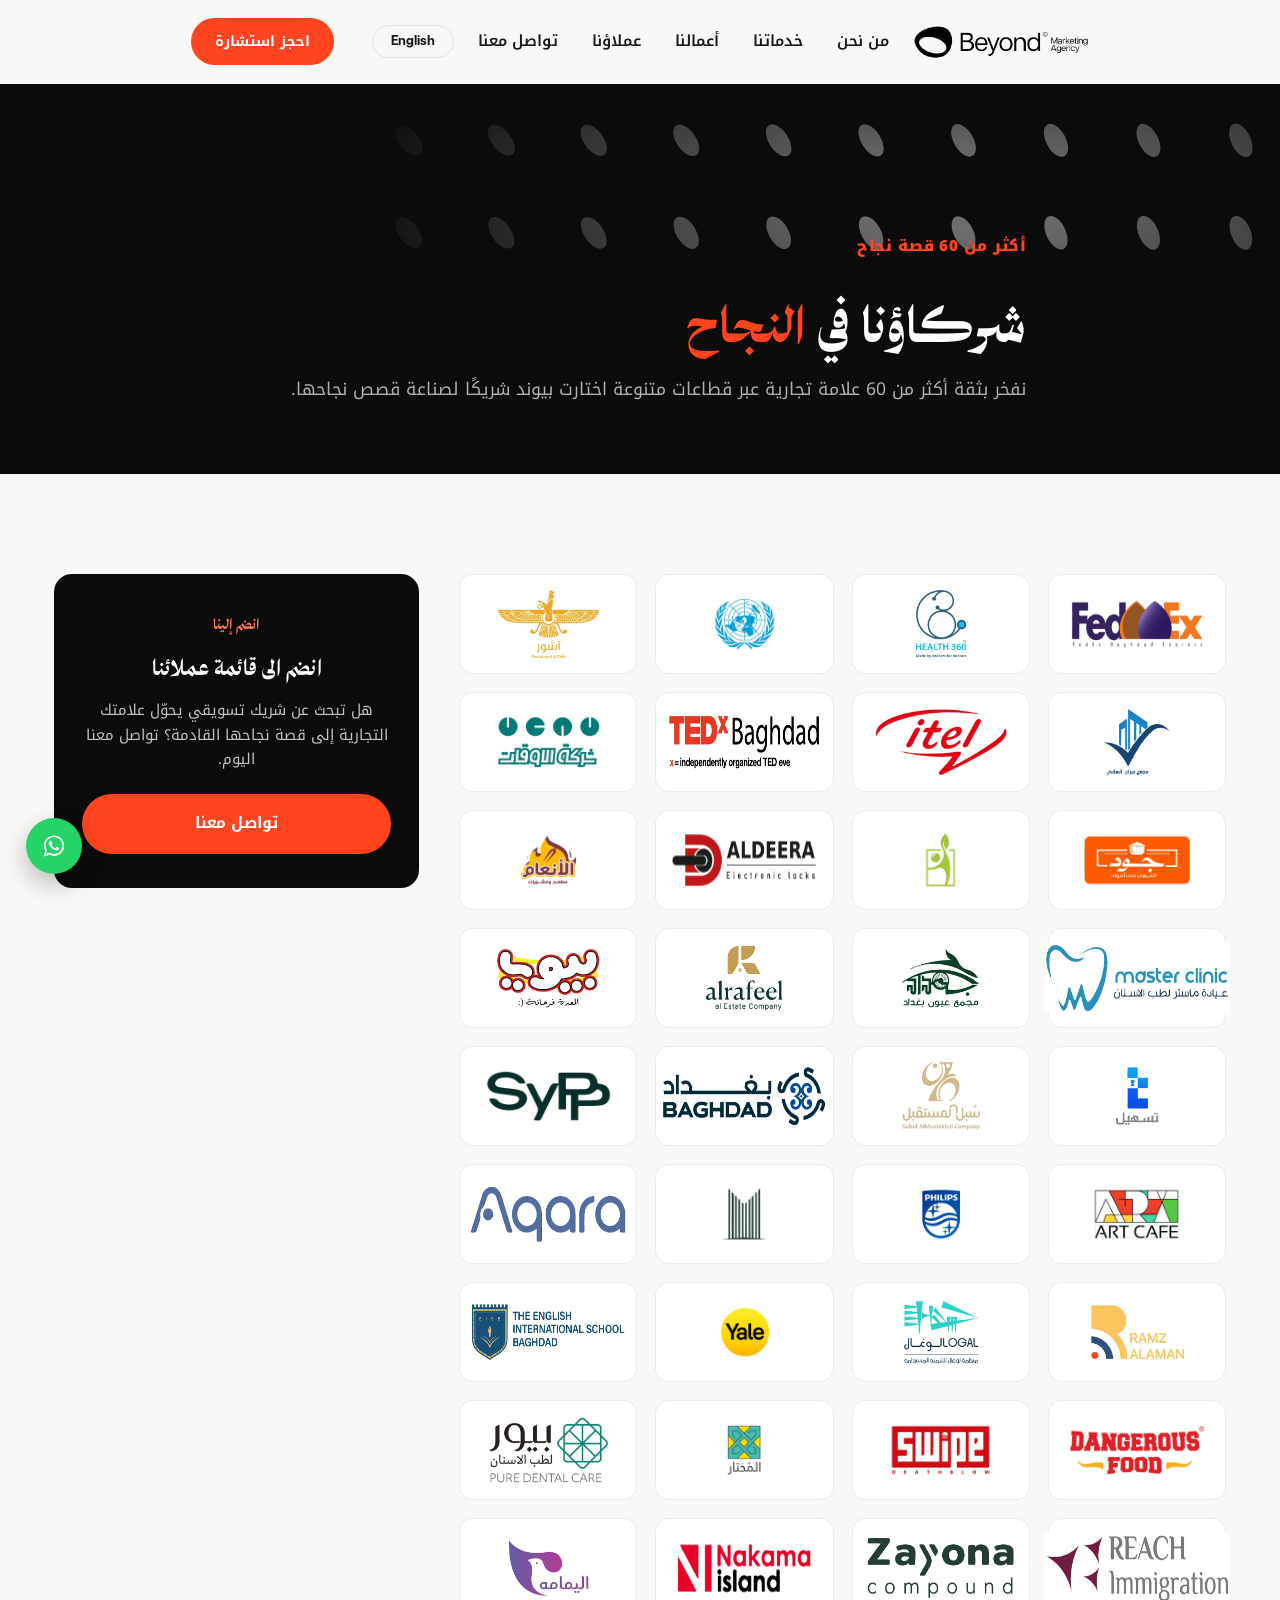
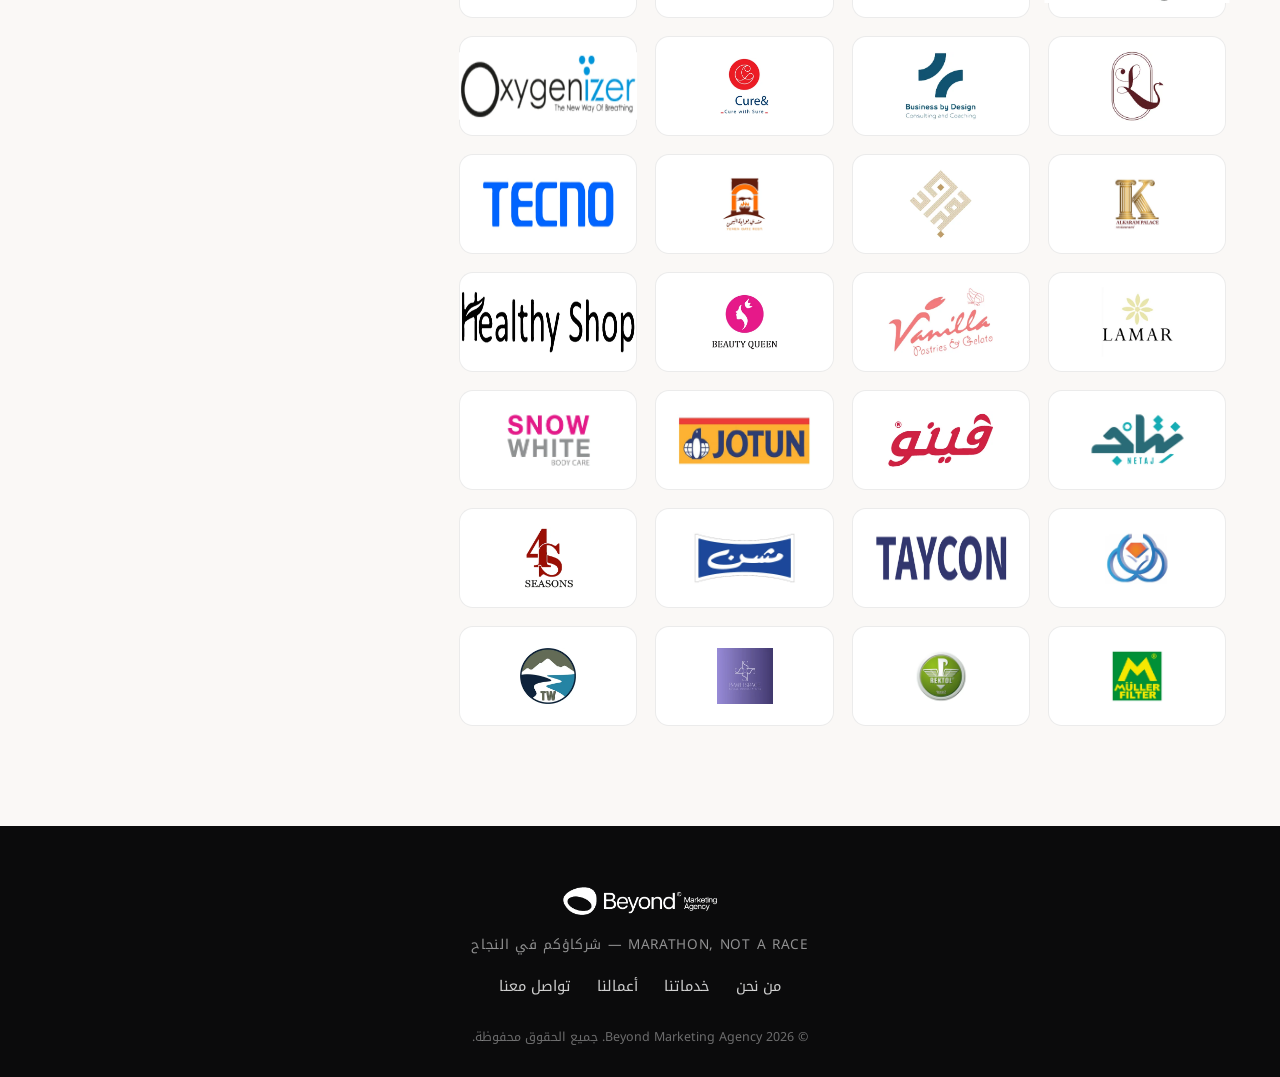
<file: partners.html>
<!DOCTYPE html>
<html lang="ar" dir="rtl">
<head>
<meta charset="UTF-8">
<meta name="viewport" content="width=device-width, initial-scale=1.0">
<!-- Google tag (gtag.js) -->
<script async src="https://www.googletagmanager.com/gtag/js?id=G-920MH265MX"></script>
<script>
  window.dataLayer = window.dataLayer || [];
  function gtag(){dataLayer.push(arguments);}
  gtag('js', new Date());
  gtag('config', 'G-920MH265MX');
</script>
<!-- Google tag (gtag.js) -->
<script async src="https://www.googletagmanager.com/gtag/js?id=AW-880948890"></script>
<script>
  window.dataLayer = window.dataLayer || [];
  function gtag(){dataLayer.push(arguments);}
  gtag('js', new Date());

  gtag('config', 'AW-880948890');
</script>
<title>شركاؤنا | Beyond Marketing Agency</title>
<meta name="description" content="أكثر من 60 علامة تجارية وثقت ببيوند لخدمات التسويق. تعرّف على شركائنا وانضم إلى قائمة عملائنا.">
<link rel="icon" href="assets/img/mark-black.png">
<link rel="stylesheet" href="styles.css?v=12">
<script src="i18n.js?v=10" defer></script>
</head>
<body>

<svg width="0" height="0" style="position:absolute" aria-hidden="true">
  <defs>
    <g id="beyond-pattern" fill="currentColor">
      <ellipse cx="17" cy="17" rx="3.6" ry="6.6" transform="rotate(-58 17 17)"/><ellipse cx="51" cy="17" rx="3.6" ry="6.6" transform="rotate(-56 51 17)"/><ellipse cx="85" cy="17" rx="3.6" ry="6.6" transform="rotate(-55 85 17)"/><ellipse cx="119" cy="17" rx="3.6" ry="6.6" transform="rotate(-53 119 17)"/><ellipse cx="153" cy="17" rx="3.6" ry="6.6" transform="rotate(-52 153 17)"/><ellipse cx="187" cy="17" rx="3.6" ry="6.6" transform="rotate(-50 187 17)"/><ellipse cx="221" cy="17" rx="3.6" ry="6.6" transform="rotate(-48 221 17)"/><ellipse cx="255" cy="17" rx="3.6" ry="6.6" transform="rotate(-47 255 17)"/><ellipse cx="289" cy="17" rx="3.6" ry="6.6" transform="rotate(-45 289 17)"/><ellipse cx="323" cy="17" rx="3.6" ry="6.6" transform="rotate(-44 323 17)"/><ellipse cx="357" cy="17" rx="3.6" ry="6.6" transform="rotate(-42 357 17)"/><ellipse cx="391" cy="17" rx="3.6" ry="6.6" transform="rotate(-40 391 17)"/><ellipse cx="425" cy="17" rx="3.6" ry="6.6" transform="rotate(-39 425 17)"/><ellipse cx="459" cy="17" rx="3.6" ry="6.6" transform="rotate(-37 459 17)"/><ellipse cx="493" cy="17" rx="3.6" ry="6.6" transform="rotate(-35 493 17)"/><ellipse cx="527" cy="17" rx="3.6" ry="6.6" transform="rotate(-34 527 17)"/><ellipse cx="561" cy="17" rx="3.6" ry="6.6" transform="rotate(-32 561 17)"/><ellipse cx="595" cy="17" rx="3.6" ry="6.6" transform="rotate(-31 595 17)"/>
      <ellipse cx="17" cy="51" rx="3.6" ry="6.6" transform="rotate(-55 17 51)"/><ellipse cx="51" cy="51" rx="3.6" ry="6.6" transform="rotate(-53 51 51)"/><ellipse cx="85" cy="51" rx="3.6" ry="6.6" transform="rotate(-52 85 51)"/><ellipse cx="119" cy="51" rx="3.6" ry="6.6" transform="rotate(-50 119 51)"/><ellipse cx="153" cy="51" rx="3.6" ry="6.6" transform="rotate(-49 153 51)"/><ellipse cx="187" cy="51" rx="3.6" ry="6.6" transform="rotate(-47 187 51)"/><ellipse cx="221" cy="51" rx="3.6" ry="6.6" transform="rotate(-45 221 51)"/><ellipse cx="255" cy="51" rx="3.6" ry="6.6" transform="rotate(-44 255 51)"/><ellipse cx="289" cy="51" rx="3.6" ry="6.6" transform="rotate(-42 289 51)"/><ellipse cx="323" cy="51" rx="3.6" ry="6.6" transform="rotate(-41 323 51)"/><ellipse cx="357" cy="51" rx="3.6" ry="6.6" transform="rotate(-39 357 51)"/><ellipse cx="391" cy="51" rx="3.6" ry="6.6" transform="rotate(-37 391 51)"/><ellipse cx="425" cy="51" rx="3.6" ry="6.6" transform="rotate(-36 425 51)"/><ellipse cx="459" cy="51" rx="3.6" ry="6.6" transform="rotate(-34 459 51)"/><ellipse cx="493" cy="51" rx="3.6" ry="6.6" transform="rotate(-33 493 51)"/><ellipse cx="527" cy="51" rx="3.6" ry="6.6" transform="rotate(-31 527 51)"/><ellipse cx="561" cy="51" rx="3.6" ry="6.6" transform="rotate(-29 561 51)"/><ellipse cx="595" cy="51" rx="3.6" ry="6.6" transform="rotate(-28 595 51)"/>
      <ellipse cx="17" cy="85" rx="3.6" ry="6.6" transform="rotate(-52 17 85)"/><ellipse cx="51" cy="85" rx="3.6" ry="6.6" transform="rotate(-51 51 85)"/><ellipse cx="85" cy="85" rx="3.6" ry="6.6" transform="rotate(-49 85 85)"/><ellipse cx="119" cy="85" rx="3.6" ry="6.6" transform="rotate(-47 119 85)"/><ellipse cx="153" cy="85" rx="3.6" ry="6.6" transform="rotate(-46 153 85)"/><ellipse cx="187" cy="85" rx="3.6" ry="6.6" transform="rotate(-44 187 85)"/><ellipse cx="221" cy="85" rx="3.6" ry="6.6" transform="rotate(-43 221 85)"/><ellipse cx="255" cy="85" rx="3.6" ry="6.6" transform="rotate(-41 255 85)"/><ellipse cx="289" cy="85" rx="3.6" ry="6.6" transform="rotate(-39 289 85)"/><ellipse cx="323" cy="85" rx="3.6" ry="6.6" transform="rotate(-38 323 85)"/><ellipse cx="357" cy="85" rx="3.6" ry="6.6" transform="rotate(-36 357 85)"/><ellipse cx="391" cy="85" rx="3.6" ry="6.6" transform="rotate(-34 391 85)"/><ellipse cx="425" cy="85" rx="3.6" ry="6.6" transform="rotate(-33 425 85)"/><ellipse cx="459" cy="85" rx="3.6" ry="6.6" transform="rotate(-31 459 85)"/><ellipse cx="493" cy="85" rx="3.6" ry="6.6" transform="rotate(-30 493 85)"/><ellipse cx="527" cy="85" rx="3.6" ry="6.6" transform="rotate(-28 527 85)"/><ellipse cx="561" cy="85" rx="3.6" ry="6.6" transform="rotate(-26 561 85)"/><ellipse cx="595" cy="85" rx="3.6" ry="6.6" transform="rotate(-25 595 85)"/>
      <ellipse cx="17" cy="119" rx="3.6" ry="6.6" transform="rotate(-49 17 119)"/><ellipse cx="51" cy="119" rx="3.6" ry="6.6" transform="rotate(-48 51 119)"/><ellipse cx="85" cy="119" rx="3.6" ry="6.6" transform="rotate(-46 85 119)"/><ellipse cx="119" cy="119" rx="3.6" ry="6.6" transform="rotate(-44 119 119)"/><ellipse cx="153" cy="119" rx="3.6" ry="6.6" transform="rotate(-43 153 119)"/><ellipse cx="187" cy="119" rx="3.6" ry="6.6" transform="rotate(-41 187 119)"/><ellipse cx="221" cy="119" rx="3.6" ry="6.6" transform="rotate(-40 221 119)"/><ellipse cx="255" cy="119" rx="3.6" ry="6.6" transform="rotate(-38 255 119)"/><ellipse cx="289" cy="119" rx="3.6" ry="6.6" transform="rotate(-36 289 119)"/><ellipse cx="323" cy="119" rx="3.6" ry="6.6" transform="rotate(-35 323 119)"/><ellipse cx="357" cy="119" rx="3.6" ry="6.6" transform="rotate(-33 357 119)"/><ellipse cx="391" cy="119" rx="3.6" ry="6.6" transform="rotate(-32 391 119)"/><ellipse cx="425" cy="119" rx="3.6" ry="6.6" transform="rotate(-30 425 119)"/><ellipse cx="459" cy="119" rx="3.6" ry="6.6" transform="rotate(-28 459 119)"/><ellipse cx="493" cy="119" rx="3.6" ry="6.6" transform="rotate(-27 493 119)"/><ellipse cx="527" cy="119" rx="3.6" ry="6.6" transform="rotate(-25 527 119)"/><ellipse cx="561" cy="119" rx="3.6" ry="6.6" transform="rotate(-24 561 119)"/><ellipse cx="595" cy="119" rx="3.6" ry="6.6" transform="rotate(-22 595 119)"/>
      <ellipse cx="17" cy="153" rx="3.6" ry="6.6" transform="rotate(-46 17 153)"/><ellipse cx="51" cy="153" rx="3.6" ry="6.6" transform="rotate(-45 51 153)"/><ellipse cx="85" cy="153" rx="3.6" ry="6.6" transform="rotate(-43 85 153)"/><ellipse cx="119" cy="153" rx="3.6" ry="6.6" transform="rotate(-42 119 153)"/><ellipse cx="153" cy="153" rx="3.6" ry="6.6" transform="rotate(-40 153 153)"/><ellipse cx="187" cy="153" rx="3.6" ry="6.6" transform="rotate(-38 187 153)"/><ellipse cx="221" cy="153" rx="3.6" ry="6.6" transform="rotate(-37 221 153)"/><ellipse cx="255" cy="153" rx="3.6" ry="6.6" transform="rotate(-35 255 153)"/><ellipse cx="289" cy="153" rx="3.6" ry="6.6" transform="rotate(-34 289 153)"/><ellipse cx="323" cy="153" rx="3.6" ry="6.6" transform="rotate(-32 323 153)"/><ellipse cx="357" cy="153" rx="3.6" ry="6.6" transform="rotate(-30 357 153)"/><ellipse cx="391" cy="153" rx="3.6" ry="6.6" transform="rotate(-29 391 153)"/><ellipse cx="425" cy="153" rx="3.6" ry="6.6" transform="rotate(-27 425 153)"/><ellipse cx="459" cy="153" rx="3.6" ry="6.6" transform="rotate(-25 459 153)"/><ellipse cx="493" cy="153" rx="3.6" ry="6.6" transform="rotate(-24 493 153)"/><ellipse cx="527" cy="153" rx="3.6" ry="6.6" transform="rotate(-22 527 153)"/><ellipse cx="561" cy="153" rx="3.6" ry="6.6" transform="rotate(-21 561 153)"/><ellipse cx="595" cy="153" rx="3.6" ry="6.6" transform="rotate(-19 595 153)"/>
    </g>
  </defs>
</svg>

<!-- ===== Header (shared) ===== -->
<header class="site-header" id="top">
  <div class="container header-inner">
    <a href="index.html" class="brand" aria-label="Beyond Marketing Agency">
      <img src="assets/img/logo-black.png" alt="Beyond Marketing Agency" class="brand-logo">
    </a>

    <nav class="main-nav" id="main-nav">
      <ul>
        <li><a href="index.html#about" data-i18n="nav.about">من نحن</a></li>
        <li><a href="index.html#services" data-i18n="nav.services">خدماتنا</a></li>
        <li><a href="work.html" data-i18n="nav.work">أعمالنا</a></li>
        <li><a href="index.html#testimonials" data-i18n="nav.testimonials">عملاؤنا</a></li>
        <li><a href="index.html#contact" data-i18n="nav.contact">تواصل معنا</a></li>
        <li class="nav-lang-item"><button type="button" class="lang-toggle" aria-label="Switch language"><span class="lang-switch-label">English</span></button></li>
      </ul>
    </nav>

    <button type="button" class="lang-toggle lang-toggle-header" aria-label="Switch language"><span class="lang-switch-label">English</span></button>
    <a href="index.html#contact" class="btn btn-primary btn-sm header-cta" data-i18n="nav.cta">احجز استشارة</a>
    <button class="nav-toggle" id="nav-toggle" aria-label="فتح القائمة" aria-expanded="false">
      <span></span><span></span><span></span>
    </button>
  </div>
</header>

<main>
  <!-- ===== Page hero ===== -->
  <section class="case-hero">
    <div class="dot-grid" aria-hidden="true"><svg viewBox="0 0 612 340" preserveAspectRatio="xMidYMid slice"><use href="#beyond-pattern"></use></svg></div>
    <div class="container case-hero-inner">
      <p class="section-kicker reveal" data-i18n="partners.pageKicker">أكثر من 60 قصة نجاح</p>
      <h1 class="case-title reveal split-reveal" data-i18n="clients.title">شركاؤنا في <span class="text-accent">النجاح</span></h1>
      <p class="case-subtitle reveal" data-i18n="partners.pageLead">نفخر بثقة أكثر من 60 علامة تجارية عبر قطاعات متنوعة اختارت بيوند شريكًا لصناعة قصص نجاحها.</p>
    </div>
  </section>

  <!-- ===== Logos + CTA ===== -->
  <section class="section">
    <div class="container partners-page-grid">
      <div class="partners-logo-panel reveal">
        <div class="partners-static-grid" id="partners-grid-full">
          <!-- injected by partners.js -->
        </div>
      </div>

      <div class="partners-cta-card reveal">
        <span class="vm-label" data-i18n="partners.ctaKicker">انضم إلينا</span>
        <h3 data-i18n="partners.ctaTitle">انضم الى قائمة عملائنا</h3>
        <p data-i18n="partners.ctaDesc">هل تبحث عن شريك تسويقي يحوّل علامتك التجارية إلى قصة نجاحها القادمة؟ تواصل معنا اليوم.</p>
        <a href="index.html#contact" class="btn btn-primary btn-block" data-i18n="hero.cta2">تواصل معنا</a>
      </div>
    </div>
  </section>
</main>

<!-- ===== Footer (shared) ===== -->
<footer class="site-footer">
  <div class="container footer-inner">
    <img src="assets/img/logo-white.png" alt="Beyond Marketing Agency" class="footer-logo">
    <p class="footer-tagline" data-i18n="footer.tagline">MARATHON, NOT A RACE — شركاؤكم في النجاح</p>
    <nav class="footer-nav">
      <a href="index.html#about" data-i18n="nav.about">من نحن</a>
      <a href="index.html#services" data-i18n="nav.services">خدماتنا</a>
      <a href="work.html" data-i18n="nav.work">أعمالنا</a>
      <a href="index.html#contact" data-i18n="nav.contact">تواصل معنا</a>
    </nav>
    <p class="footer-copy" data-i18n="footer.copy">© 2026 Beyond Marketing Agency. جميع الحقوق محفوظة.</p>
  </div>
</footer>

<a href="https://wa.me/9647747100001" target="_blank" rel="noopener" class="whatsapp-fab" aria-label="تواصل عبر واتساب">
  <svg viewBox="0 0 32 32" width="26" height="26" fill="currentColor" aria-hidden="true">
    <path d="M16.004 3C9.106 3 3.5 8.605 3.5 15.5c0 2.31.63 4.474 1.727 6.33L3 29l7.36-2.19a12.44 12.44 0 0 0 5.644 1.36h.004c6.898 0 12.503-5.605 12.503-12.5S22.902 3 16.004 3zm0 22.75h-.003a10.24 10.24 0 0 1-5.22-1.43l-.374-.222-4.368 1.3 1.318-4.257-.244-.39a10.22 10.22 0 0 1-1.57-5.451c0-5.658 4.605-10.263 10.464-10.263 2.795 0 5.423 1.09 7.4 3.068a10.19 10.19 0 0 1 3.06 7.267c0 5.658-4.605 10.278-10.463 10.278zm5.73-7.688c-.314-.157-1.857-.916-2.145-1.02-.288-.106-.497-.157-.706.157-.209.314-.81 1.02-.994 1.229-.183.209-.366.235-.68.078-.314-.157-1.325-.489-2.523-1.56-.933-.833-1.563-1.862-1.746-2.176-.183-.314-.02-.484.137-.64.14-.14.314-.366.47-.549.157-.183.209-.314.314-.523.105-.209.052-.393-.026-.55-.078-.157-.706-1.703-.968-2.334-.255-.612-.514-.53-.706-.54-.183-.01-.392-.012-.601-.012-.209 0-.549.078-.837.392-.288.314-1.098 1.073-1.098 2.618s1.124 3.037 1.28 3.246c.157.209 2.212 3.377 5.36 4.735.749.323 1.333.516 1.789.66.752.24 1.436.206 1.977.125.603-.09 1.857-.759 2.12-1.492.262-.733.262-1.36.183-1.492-.078-.13-.288-.209-.601-.366z"/>
  </svg>
</a>

<script src="script.js?v=10"></script>
<script src="partners.js?v=10"></script>
</body>
</html>
</file>
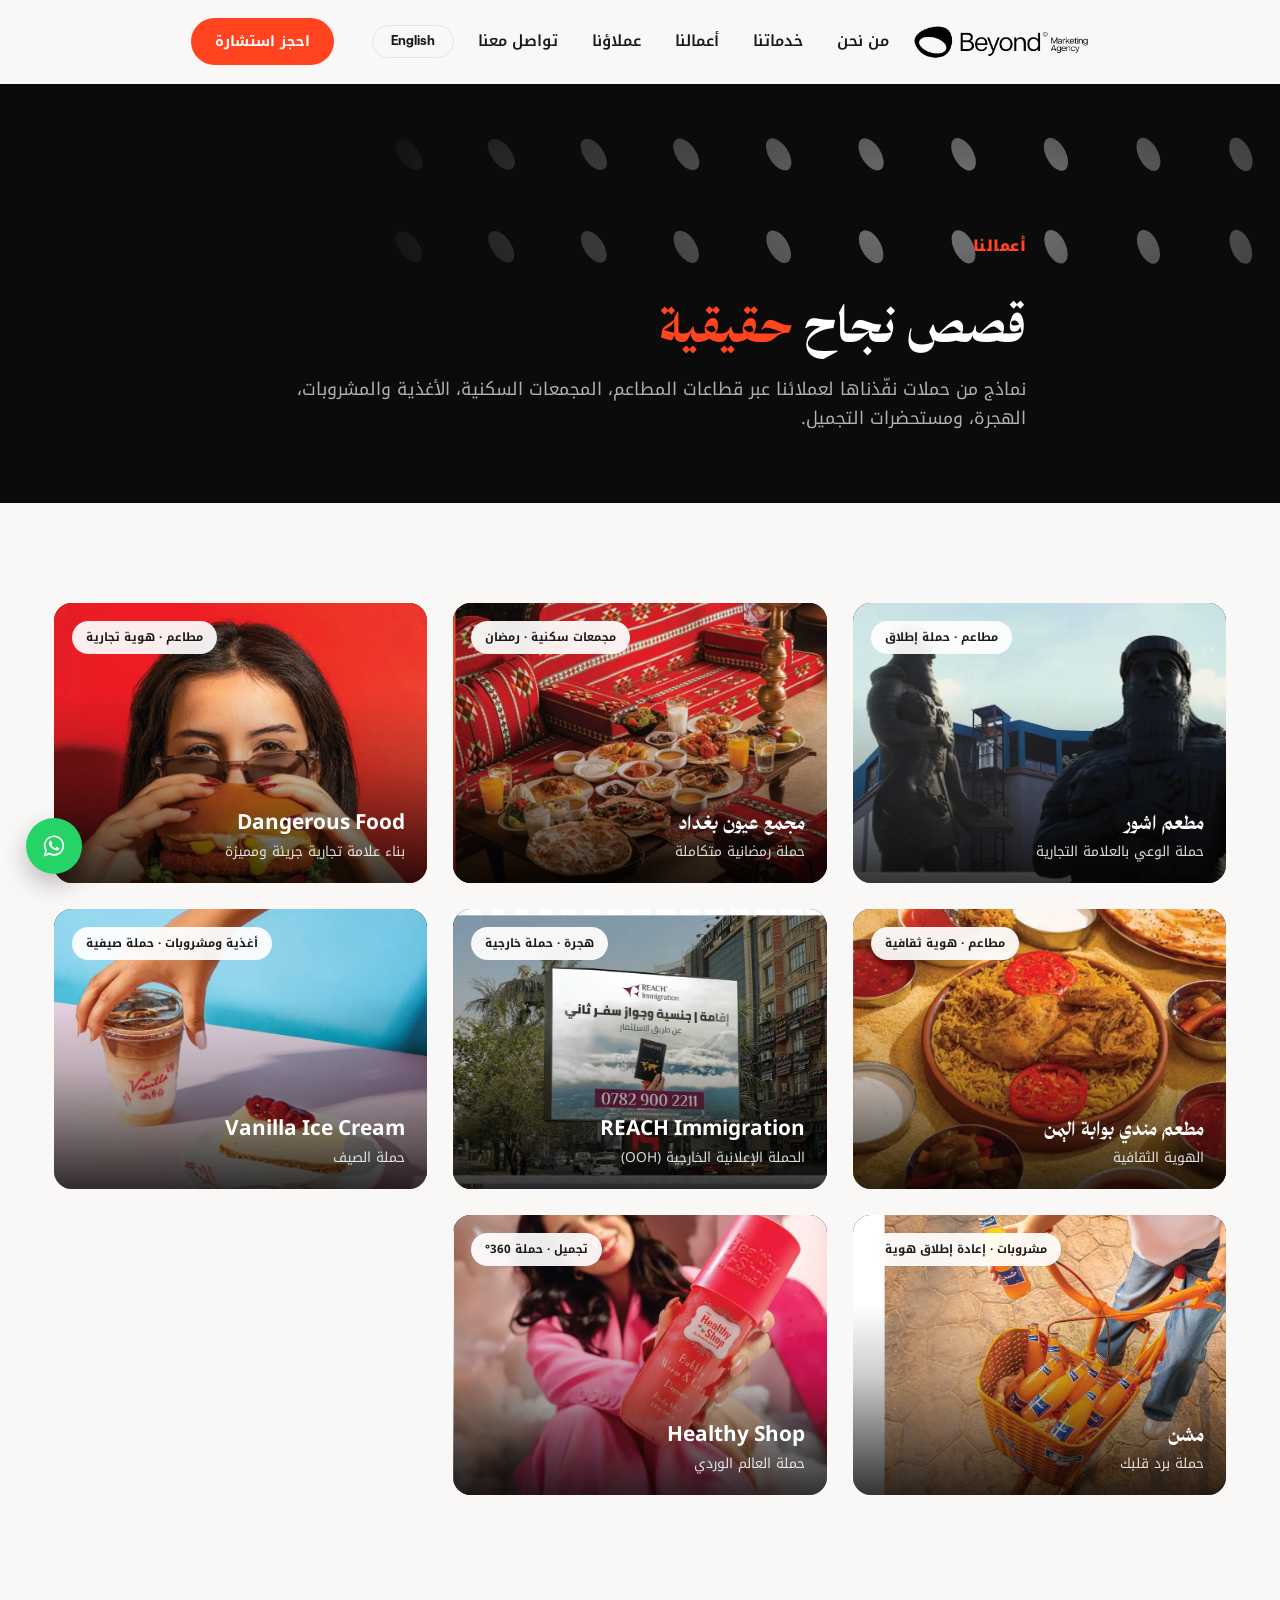
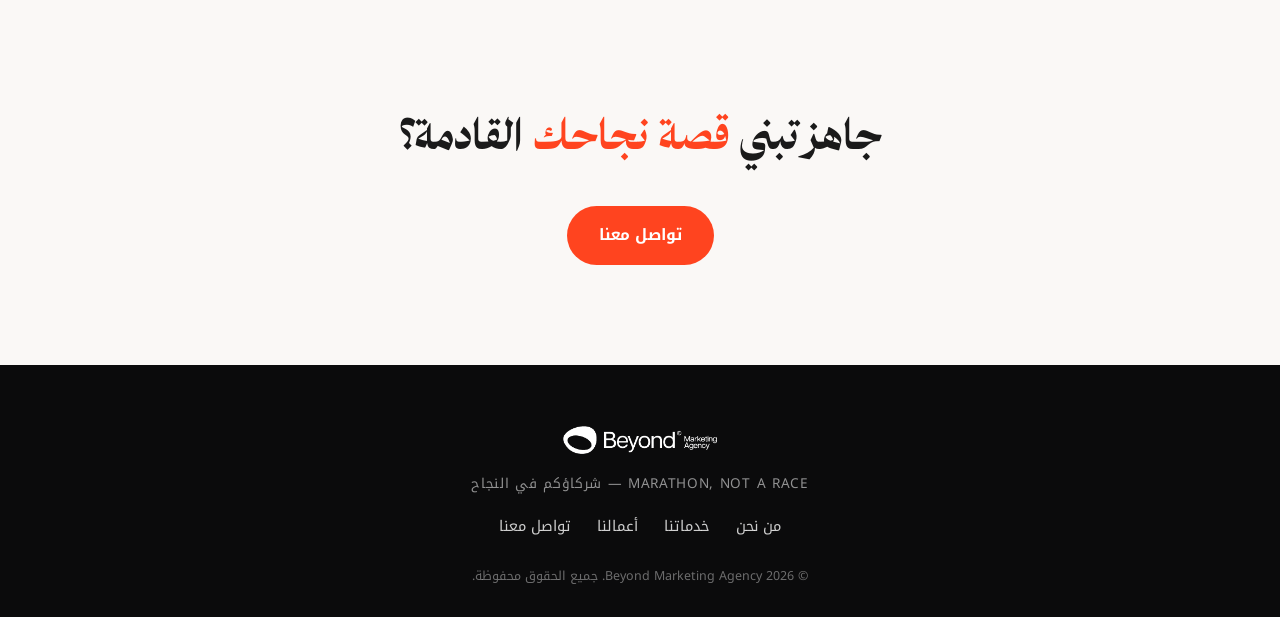
<file: work.html>
<!DOCTYPE html>
<html lang="ar" dir="rtl">
<head>
<meta charset="UTF-8">
<meta name="viewport" content="width=device-width, initial-scale=1.0">
<!-- Google tag (gtag.js) -->
<script async src="https://www.googletagmanager.com/gtag/js?id=G-920MH265MX"></script>
<script>
  window.dataLayer = window.dataLayer || [];
  function gtag(){dataLayer.push(arguments);}
  gtag('js', new Date());
  gtag('config', 'G-920MH265MX');
</script>
<!-- Google tag (gtag.js) -->
<script async src="https://www.googletagmanager.com/gtag/js?id=AW-880948890"></script>
<script>
  window.dataLayer = window.dataLayer || [];
  function gtag(){dataLayer.push(arguments);}
  gtag('js', new Date());

  gtag('config', 'AW-880948890');
</script>
<title>أعمالنا | Beyond Marketing Agency</title>
<meta name="description" content="جميع قصص النجاح والحملات التي نفّذتها بيوند لخدمات التسويق عبر مختلف القطاعات.">
<link rel="icon" href="assets/img/mark-black.png">
<link rel="stylesheet" href="styles.css?v=12">
<script src="i18n.js?v=10" defer></script>
</head>
<body>

<svg width="0" height="0" style="position:absolute" aria-hidden="true">
  <defs>
    <g id="beyond-pattern" fill="currentColor">
      <ellipse cx="17" cy="17" rx="3.6" ry="6.6" transform="rotate(-58 17 17)"/><ellipse cx="51" cy="17" rx="3.6" ry="6.6" transform="rotate(-56 51 17)"/><ellipse cx="85" cy="17" rx="3.6" ry="6.6" transform="rotate(-55 85 17)"/><ellipse cx="119" cy="17" rx="3.6" ry="6.6" transform="rotate(-53 119 17)"/><ellipse cx="153" cy="17" rx="3.6" ry="6.6" transform="rotate(-52 153 17)"/><ellipse cx="187" cy="17" rx="3.6" ry="6.6" transform="rotate(-50 187 17)"/><ellipse cx="221" cy="17" rx="3.6" ry="6.6" transform="rotate(-48 221 17)"/><ellipse cx="255" cy="17" rx="3.6" ry="6.6" transform="rotate(-47 255 17)"/><ellipse cx="289" cy="17" rx="3.6" ry="6.6" transform="rotate(-45 289 17)"/><ellipse cx="323" cy="17" rx="3.6" ry="6.6" transform="rotate(-44 323 17)"/><ellipse cx="357" cy="17" rx="3.6" ry="6.6" transform="rotate(-42 357 17)"/><ellipse cx="391" cy="17" rx="3.6" ry="6.6" transform="rotate(-40 391 17)"/><ellipse cx="425" cy="17" rx="3.6" ry="6.6" transform="rotate(-39 425 17)"/><ellipse cx="459" cy="17" rx="3.6" ry="6.6" transform="rotate(-37 459 17)"/><ellipse cx="493" cy="17" rx="3.6" ry="6.6" transform="rotate(-35 493 17)"/><ellipse cx="527" cy="17" rx="3.6" ry="6.6" transform="rotate(-34 527 17)"/><ellipse cx="561" cy="17" rx="3.6" ry="6.6" transform="rotate(-32 561 17)"/><ellipse cx="595" cy="17" rx="3.6" ry="6.6" transform="rotate(-31 595 17)"/>
      <ellipse cx="17" cy="51" rx="3.6" ry="6.6" transform="rotate(-55 17 51)"/><ellipse cx="51" cy="51" rx="3.6" ry="6.6" transform="rotate(-53 51 51)"/><ellipse cx="85" cy="51" rx="3.6" ry="6.6" transform="rotate(-52 85 51)"/><ellipse cx="119" cy="51" rx="3.6" ry="6.6" transform="rotate(-50 119 51)"/><ellipse cx="153" cy="51" rx="3.6" ry="6.6" transform="rotate(-49 153 51)"/><ellipse cx="187" cy="51" rx="3.6" ry="6.6" transform="rotate(-47 187 51)"/><ellipse cx="221" cy="51" rx="3.6" ry="6.6" transform="rotate(-45 221 51)"/><ellipse cx="255" cy="51" rx="3.6" ry="6.6" transform="rotate(-44 255 51)"/><ellipse cx="289" cy="51" rx="3.6" ry="6.6" transform="rotate(-42 289 51)"/><ellipse cx="323" cy="51" rx="3.6" ry="6.6" transform="rotate(-41 323 51)"/><ellipse cx="357" cy="51" rx="3.6" ry="6.6" transform="rotate(-39 357 51)"/><ellipse cx="391" cy="51" rx="3.6" ry="6.6" transform="rotate(-37 391 51)"/><ellipse cx="425" cy="51" rx="3.6" ry="6.6" transform="rotate(-36 425 51)"/><ellipse cx="459" cy="51" rx="3.6" ry="6.6" transform="rotate(-34 459 51)"/><ellipse cx="493" cy="51" rx="3.6" ry="6.6" transform="rotate(-33 493 51)"/><ellipse cx="527" cy="51" rx="3.6" ry="6.6" transform="rotate(-31 527 51)"/><ellipse cx="561" cy="51" rx="3.6" ry="6.6" transform="rotate(-29 561 51)"/><ellipse cx="595" cy="51" rx="3.6" ry="6.6" transform="rotate(-28 595 51)"/>
      <ellipse cx="17" cy="85" rx="3.6" ry="6.6" transform="rotate(-52 17 85)"/><ellipse cx="51" cy="85" rx="3.6" ry="6.6" transform="rotate(-51 51 85)"/><ellipse cx="85" cy="85" rx="3.6" ry="6.6" transform="rotate(-49 85 85)"/><ellipse cx="119" cy="85" rx="3.6" ry="6.6" transform="rotate(-47 119 85)"/><ellipse cx="153" cy="85" rx="3.6" ry="6.6" transform="rotate(-46 153 85)"/><ellipse cx="187" cy="85" rx="3.6" ry="6.6" transform="rotate(-44 187 85)"/><ellipse cx="221" cy="85" rx="3.6" ry="6.6" transform="rotate(-43 221 85)"/><ellipse cx="255" cy="85" rx="3.6" ry="6.6" transform="rotate(-41 255 85)"/><ellipse cx="289" cy="85" rx="3.6" ry="6.6" transform="rotate(-39 289 85)"/><ellipse cx="323" cy="85" rx="3.6" ry="6.6" transform="rotate(-38 323 85)"/><ellipse cx="357" cy="85" rx="3.6" ry="6.6" transform="rotate(-36 357 85)"/><ellipse cx="391" cy="85" rx="3.6" ry="6.6" transform="rotate(-34 391 85)"/><ellipse cx="425" cy="85" rx="3.6" ry="6.6" transform="rotate(-33 425 85)"/><ellipse cx="459" cy="85" rx="3.6" ry="6.6" transform="rotate(-31 459 85)"/><ellipse cx="493" cy="85" rx="3.6" ry="6.6" transform="rotate(-30 493 85)"/><ellipse cx="527" cy="85" rx="3.6" ry="6.6" transform="rotate(-28 527 85)"/><ellipse cx="561" cy="85" rx="3.6" ry="6.6" transform="rotate(-26 561 85)"/><ellipse cx="595" cy="85" rx="3.6" ry="6.6" transform="rotate(-25 595 85)"/>
      <ellipse cx="17" cy="119" rx="3.6" ry="6.6" transform="rotate(-49 17 119)"/><ellipse cx="51" cy="119" rx="3.6" ry="6.6" transform="rotate(-48 51 119)"/><ellipse cx="85" cy="119" rx="3.6" ry="6.6" transform="rotate(-46 85 119)"/><ellipse cx="119" cy="119" rx="3.6" ry="6.6" transform="rotate(-44 119 119)"/><ellipse cx="153" cy="119" rx="3.6" ry="6.6" transform="rotate(-43 153 119)"/><ellipse cx="187" cy="119" rx="3.6" ry="6.6" transform="rotate(-41 187 119)"/><ellipse cx="221" cy="119" rx="3.6" ry="6.6" transform="rotate(-40 221 119)"/><ellipse cx="255" cy="119" rx="3.6" ry="6.6" transform="rotate(-38 255 119)"/><ellipse cx="289" cy="119" rx="3.6" ry="6.6" transform="rotate(-36 289 119)"/><ellipse cx="323" cy="119" rx="3.6" ry="6.6" transform="rotate(-35 323 119)"/><ellipse cx="357" cy="119" rx="3.6" ry="6.6" transform="rotate(-33 357 119)"/><ellipse cx="391" cy="119" rx="3.6" ry="6.6" transform="rotate(-32 391 119)"/><ellipse cx="425" cy="119" rx="3.6" ry="6.6" transform="rotate(-30 425 119)"/><ellipse cx="459" cy="119" rx="3.6" ry="6.6" transform="rotate(-28 459 119)"/><ellipse cx="493" cy="119" rx="3.6" ry="6.6" transform="rotate(-27 493 119)"/><ellipse cx="527" cy="119" rx="3.6" ry="6.6" transform="rotate(-25 527 119)"/><ellipse cx="561" cy="119" rx="3.6" ry="6.6" transform="rotate(-24 561 119)"/><ellipse cx="595" cy="119" rx="3.6" ry="6.6" transform="rotate(-22 595 119)"/>
      <ellipse cx="17" cy="153" rx="3.6" ry="6.6" transform="rotate(-46 17 153)"/><ellipse cx="51" cy="153" rx="3.6" ry="6.6" transform="rotate(-45 51 153)"/><ellipse cx="85" cy="153" rx="3.6" ry="6.6" transform="rotate(-43 85 153)"/><ellipse cx="119" cy="153" rx="3.6" ry="6.6" transform="rotate(-42 119 153)"/><ellipse cx="153" cy="153" rx="3.6" ry="6.6" transform="rotate(-40 153 153)"/><ellipse cx="187" cy="153" rx="3.6" ry="6.6" transform="rotate(-38 187 153)"/><ellipse cx="221" cy="153" rx="3.6" ry="6.6" transform="rotate(-37 221 153)"/><ellipse cx="255" cy="153" rx="3.6" ry="6.6" transform="rotate(-35 255 153)"/><ellipse cx="289" cy="153" rx="3.6" ry="6.6" transform="rotate(-34 289 153)"/><ellipse cx="323" cy="153" rx="3.6" ry="6.6" transform="rotate(-32 323 153)"/><ellipse cx="357" cy="153" rx="3.6" ry="6.6" transform="rotate(-30 357 153)"/><ellipse cx="391" cy="153" rx="3.6" ry="6.6" transform="rotate(-29 391 153)"/><ellipse cx="425" cy="153" rx="3.6" ry="6.6" transform="rotate(-27 425 153)"/><ellipse cx="459" cy="153" rx="3.6" ry="6.6" transform="rotate(-25 459 153)"/><ellipse cx="493" cy="153" rx="3.6" ry="6.6" transform="rotate(-24 493 153)"/><ellipse cx="527" cy="153" rx="3.6" ry="6.6" transform="rotate(-22 527 153)"/><ellipse cx="561" cy="153" rx="3.6" ry="6.6" transform="rotate(-21 561 153)"/><ellipse cx="595" cy="153" rx="3.6" ry="6.6" transform="rotate(-19 595 153)"/>
    </g>
  </defs>
</svg>

<!-- ===== Header (shared) ===== -->
<header class="site-header" id="top">
  <div class="container header-inner">
    <a href="index.html" class="brand" aria-label="Beyond Marketing Agency">
      <img src="assets/img/logo-black.png" alt="Beyond Marketing Agency" class="brand-logo">
    </a>

    <nav class="main-nav" id="main-nav">
      <ul>
        <li><a href="index.html#about" data-i18n="nav.about">من نحن</a></li>
        <li><a href="index.html#services" data-i18n="nav.services">خدماتنا</a></li>
        <li><a href="work.html" data-i18n="nav.work">أعمالنا</a></li>
        <li><a href="index.html#testimonials" data-i18n="nav.testimonials">عملاؤنا</a></li>
        <li><a href="index.html#contact" data-i18n="nav.contact">تواصل معنا</a></li>
        <li class="nav-lang-item"><button type="button" class="lang-toggle" aria-label="Switch language"><span class="lang-switch-label">English</span></button></li>
      </ul>
    </nav>

    <button type="button" class="lang-toggle lang-toggle-header" aria-label="Switch language"><span class="lang-switch-label">English</span></button>
    <a href="index.html#contact" class="btn btn-primary btn-sm header-cta" data-i18n="nav.cta">احجز استشارة</a>
    <button class="nav-toggle" id="nav-toggle" aria-label="فتح القائمة" aria-expanded="false">
      <span></span><span></span><span></span>
    </button>
  </div>
</header>

<main>
  <!-- ===== Page hero ===== -->
  <section class="case-hero">
    <div class="dot-grid" aria-hidden="true"><svg viewBox="0 0 612 340" preserveAspectRatio="xMidYMid slice"><use href="#beyond-pattern"></use></svg></div>
    <div class="container case-hero-inner">
      <p class="section-kicker reveal" data-i18n="work.kicker">أعمالنا</p>
      <h1 class="case-title reveal split-reveal" data-i18n="work.title">قصص نجاح <span class="text-accent">حقيقية</span></h1>
      <p class="case-subtitle reveal" data-i18n="work.lead">نماذج من حملات نفّذناها لعملائنا عبر قطاعات المطاعم، المجمعات السكنية، الأغذية والمشروبات، الهجرة، ومستحضرات التجميل.</p>
    </div>
  </section>

  <!-- ===== Full work grid ===== -->
  <section class="section">
    <div class="container">
      <div class="ourwork-grid" id="work-grid-full">
        <!-- injected by work.js -->
      </div>
    </div>
  </section>

  <section class="section case-cta reveal">
    <div class="container case-cta-inner">
      <h2 class="section-title" data-i18n="case.ctaTitle">جاهز تبني <span class="text-accent">قصة نجاحك</span> القادمة؟</h2>
      <a href="index.html#contact" class="btn btn-primary" data-i18n="hero.cta2">تواصل معنا</a>
    </div>
  </section>
</main>

<!-- ===== Footer (shared) ===== -->
<footer class="site-footer">
  <div class="container footer-inner">
    <img src="assets/img/logo-white.png" alt="Beyond Marketing Agency" class="footer-logo">
    <p class="footer-tagline" data-i18n="footer.tagline">MARATHON, NOT A RACE — شركاؤكم في النجاح</p>
    <nav class="footer-nav">
      <a href="index.html#about" data-i18n="nav.about">من نحن</a>
      <a href="index.html#services" data-i18n="nav.services">خدماتنا</a>
      <a href="work.html" data-i18n="nav.work">أعمالنا</a>
      <a href="index.html#contact" data-i18n="nav.contact">تواصل معنا</a>
    </nav>
    <p class="footer-copy" data-i18n="footer.copy">© 2026 Beyond Marketing Agency. جميع الحقوق محفوظة.</p>
  </div>
</footer>

<a href="https://wa.me/9647747100001" target="_blank" rel="noopener" class="whatsapp-fab" aria-label="تواصل عبر واتساب">
  <svg viewBox="0 0 32 32" width="26" height="26" fill="currentColor" aria-hidden="true">
    <path d="M16.004 3C9.106 3 3.5 8.605 3.5 15.5c0 2.31.63 4.474 1.727 6.33L3 29l7.36-2.19a12.44 12.44 0 0 0 5.644 1.36h.004c6.898 0 12.503-5.605 12.503-12.5S22.902 3 16.004 3zm0 22.75h-.003a10.24 10.24 0 0 1-5.22-1.43l-.374-.222-4.368 1.3 1.318-4.257-.244-.39a10.22 10.22 0 0 1-1.57-5.451c0-5.658 4.605-10.263 10.464-10.263 2.795 0 5.423 1.09 7.4 3.068a10.19 10.19 0 0 1 3.06 7.267c0 5.658-4.605 10.278-10.463 10.278zm5.73-7.688c-.314-.157-1.857-.916-2.145-1.02-.288-.106-.497-.157-.706.157-.209.314-.81 1.02-.994 1.229-.183.209-.366.235-.68.078-.314-.157-1.325-.489-2.523-1.56-.933-.833-1.563-1.862-1.746-2.176-.183-.314-.02-.484.137-.64.14-.14.314-.366.47-.549.157-.183.209-.314.314-.523.105-.209.052-.393-.026-.55-.078-.157-.706-1.703-.968-2.334-.255-.612-.514-.53-.706-.54-.183-.01-.392-.012-.601-.012-.209 0-.549.078-.837.392-.288.314-1.098 1.073-1.098 2.618s1.124 3.037 1.28 3.246c.157.209 2.212 3.377 5.36 4.735.749.323 1.333.516 1.789.66.752.24 1.436.206 1.977.125.603-.09 1.857-.759 2.12-1.492.262-.733.262-1.36.183-1.492-.078-.13-.288-.209-.601-.366z"/>
  </svg>
</a>

<script src="case-studies-data.js?v=10"></script>
<script src="script.js?v=10"></script>
<script src="work.js?v=10"></script>
</body>
</html>
</file>
<file: styles.css>
/* ============ Brand fonts (Beyond Marketing Agency brand kit) ============ */
@font-face{
  font-family: 'Fatimah Arabic';
  src: url('assets/fonts/FatimahArabic-Regular.woff2') format('woff2');
  font-weight: 400; font-style: normal; font-display: swap;
}
@font-face{
  font-family: 'Fatimah Arabic';
  src: url('assets/fonts/FatimahArabic-Medium.woff2') format('woff2');
  font-weight: 500; font-style: normal; font-display: swap;
}
@font-face{
  font-family: 'Fatimah Arabic';
  src: url('assets/fonts/FatimahArabic-Bold.woff2') format('woff2');
  font-weight: 700; font-style: normal; font-display: swap;
}
@font-face{
  font-family: 'Fatimah Arabic';
  src: url('assets/fonts/FatimahArabic-Black.woff2') format('woff2');
  font-weight: 900; font-style: normal; font-display: swap;
}
@font-face{
  font-family: 'Noto Kufi Arabic';
  src: url('assets/fonts/NotoKufiArabic-Regular.woff2') format('woff2');
  font-weight: 400; font-style: normal; font-display: swap;
}
@font-face{
  font-family: 'Noto Kufi Arabic';
  src: url('assets/fonts/NotoKufiArabic-Medium.woff2') format('woff2');
  font-weight: 500; font-style: normal; font-display: swap;
}
@font-face{
  font-family: 'Noto Kufi Arabic';
  src: url('assets/fonts/NotoKufiArabic-SemiBold.woff2') format('woff2');
  font-weight: 600; font-style: normal; font-display: swap;
}
@font-face{
  font-family: 'Noto Kufi Arabic';
  src: url('assets/fonts/NotoKufiArabic-Bold.woff2') format('woff2');
  font-weight: 700; font-style: normal; font-display: swap;
}
@font-face{
  font-family: 'Noto Kufi Arabic';
  src: url('assets/fonts/NotoKufiArabic-Black.woff2') format('woff2');
  font-weight: 900; font-style: normal; font-display: swap;
}
@font-face{
  font-family: 'Articulat CF';
  src: url('assets/fonts/ArticulatCF-Regular.woff2') format('woff2');
  font-weight: 400; font-style: normal; font-display: swap;
}
@font-face{
  font-family: 'Articulat CF';
  src: url('assets/fonts/ArticulatCF-Medium.woff2') format('woff2');
  font-weight: 500; font-style: normal; font-display: swap;
}
@font-face{
  font-family: 'Articulat CF';
  src: url('assets/fonts/ArticulatCF-Bold.woff2') format('woff2');
  font-weight: 700; font-style: normal; font-display: swap;
}
@font-face{
  font-family: 'Articulat CF';
  src: url('assets/fonts/ArticulatCF-ExtraBold.woff2') format('woff2');
  font-weight: 800; font-style: normal; font-display: swap;
}

/* ============ Tokens ============ */
:root{
  --orange: #ff441f;
  --orange-dark: #d6350f;
  --orange-light: #ff7a57;
  --black: #0b0b0c;
  --black-soft: #17171a;
  --cream: #faf8f6;
  --white: #ffffff;
  --ink: #1a1a1a;
  --gray: #6b6b70;
  --gray-light: rgba(255,255,255,.68);
  --border-soft: rgba(0,0,0,.08);
  --border-soft-dark: rgba(255,255,255,.12);

  --font-display: 'Fatimah Arabic', 'Noto Kufi Arabic', sans-serif;
  --font-body: 'Noto Kufi Arabic', sans-serif;
  --font-en: 'Articulat CF', sans-serif;

  --radius: 18px;
  --container: 1220px;
  --header-h: 84px;
}

*,*::before,*::after{ box-sizing: border-box; }
html{ scroll-behavior: smooth; }
body{
  margin:0;
  font-family: var(--font-body);
  background: var(--cream);
  color: var(--ink);
  line-height: 1.65;
  -webkit-font-smoothing: antialiased;
  overflow-x: hidden;
}
img{ max-width:100%; display:block; }
a{ color:inherit; text-decoration:none; }
ul{ list-style:none; margin:0; padding:0; }
button{ font-family:inherit; }

.container{
  max-width: var(--container);
  margin-inline:auto;
  padding-inline: 24px;
}

.text-accent{ color: var(--orange); }
.en-sub{ font-family: var(--font-en); font-size:.42em; letter-spacing:.06em; color: var(--orange); display:block; margin-top:6px; font-weight:700;}
.en-sub-light{ font-family: var(--font-en); font-size:.5em; color: rgba(255,255,255,.55); font-weight:600; }
.deg{ color: var(--orange); font-family: var(--font-en); }
.num-en{ font-family: var(--font-en); }

/* ============ Reveal on scroll ============ */
.reveal{
  opacity:0;
  transform: translateY(24px);
  transition: opacity .7s ease, transform .7s ease;
}
.reveal.is-visible{ opacity:1; transform:none; }

/* Staggered cascade for grid items */
.services-grid .service-card:nth-child(1){ transition-delay: .0s; }
.services-grid .service-card:nth-child(2){ transition-delay: .08s; }
.services-grid .service-card:nth-child(3){ transition-delay: .16s; }
.services-grid .service-card:nth-child(4){ transition-delay: .24s; }
.services-grid .service-card:nth-child(5){ transition-delay: .32s; }
.services-grid .service-card:nth-child(6){ transition-delay: .4s; }

.work-grid .work-card:nth-child(1){ transition-delay: 0s; }
.work-grid .work-card:nth-child(2){ transition-delay: .06s; }
.work-grid .work-card:nth-child(3){ transition-delay: .12s; }
.work-grid .work-card:nth-child(4){ transition-delay: .18s; }
.work-grid .work-card:nth-child(5){ transition-delay: .24s; }
.work-grid .work-card:nth-child(6){ transition-delay: .3s; }
.work-grid .work-card:nth-child(7){ transition-delay: .36s; }
.work-grid .work-card:nth-child(8){ transition-delay: .42s; }

.kpi-grid .kpi:nth-child(1){ transition-delay: 0s; }
.kpi-grid .kpi:nth-child(2){ transition-delay: .05s; }
.kpi-grid .kpi:nth-child(3){ transition-delay: .1s; }
.kpi-grid .kpi:nth-child(4){ transition-delay: .15s; }
.kpi-grid .kpi:nth-child(5){ transition-delay: .2s; }
.kpi-grid .kpi:nth-child(6){ transition-delay: .25s; }
.kpi-grid .kpi:nth-child(7){ transition-delay: .3s; }

.values-list .value-item:nth-child(1){ transition-delay: 0s; }
.values-list .value-item:nth-child(2){ transition-delay: .1s; }
.values-list .value-item:nth-child(3){ transition-delay: .2s; }

.testimonial-grid .testimonial:nth-child(1){ transition-delay: 0s; }
.testimonial-grid .testimonial:nth-child(2){ transition-delay: .1s; }
.testimonial-grid .testimonial:nth-child(3){ transition-delay: .2s; }
.testimonial-grid .testimonial:nth-child(4){ transition-delay: .3s; }

/* ============ Buttons ============ */
.btn{
  display:inline-flex;
  align-items:center;
  justify-content:center;
  gap:8px;
  padding: 15px 30px;
  border-radius: 999px;
  font-weight:700;
  font-size: .98rem;
  border: 2px solid transparent;
  cursor:pointer;
  transition: transform .25s ease, background .25s ease, color .25s ease, border-color .25s ease;
  white-space:nowrap;
}
.btn:hover{ transform: translateY(-2px); }
.btn-primary{ background: var(--orange); color:#fff; }
.btn-primary:hover{ background: var(--orange-dark); }
.btn-outline-light{ border-color: rgba(255,255,255,.5); color:#fff; }
.btn-outline-light:hover{ background:#fff; color: var(--black); border-color:#fff; }
.btn-outline-dark{ border-color: var(--border-soft); color: var(--ink); }
.btn-outline-dark:hover{ background: var(--black); color:#fff; border-color: var(--black); }
.btn-sm{ padding: 10px 22px; font-size:.88rem; }
.btn-block{ width:100%; }

/* ============ Language mode (English) ============ */
body.lang-en{
  --font-display: 'Articulat CF', sans-serif;
  --font-body: 'Articulat CF', sans-serif;
}
body.lang-en .hero-title,
body.lang-en .section-title,
body.lang-en .service-card h3,
body.lang-en .work-body h3,
body.lang-en .featured-service h3{
  font-weight: 800;
}
body.lang-en .vm-quote{ font-style: italic; }

/* ============ Language toggle button ============ */
.lang-toggle{
  display: inline-flex;
  align-items: center;
  gap: 6px;
  background: transparent;
  border: 1.5px solid var(--border-soft);
  border-radius: 999px;
  padding: 8px 18px;
  font-family: var(--font-en);
  font-weight: 700;
  font-size: .82rem;
  color: var(--ink);
  cursor: pointer;
  transition: border-color .25s ease, color .25s ease;
  margin-inline-end: 14px;
}
.lang-toggle:hover{ border-color: var(--orange); color: var(--orange); }
.lang-toggle-header{ margin-inline-start: auto; }
.nav-lang-item{ display: none; }

@media (max-width: 720px){
  .lang-toggle-header{ display: none; }
  .nav-lang-item{ display: block; margin-top: 10px; }
  .nav-lang-item .lang-toggle{ width: 100%; justify-content: center; }
}

/* ============ Header ============ */
.site-header{
  position: sticky;
  top:0;
  z-index: 500;
  background: rgba(250,248,246,.85);
  backdrop-filter: blur(10px);
  border-bottom: 1px solid transparent;
  height: var(--header-h);
  display:flex;
  align-items:center;
  transition: height .35s ease, box-shadow .35s ease, border-color .35s ease;
}
.site-header.is-scrolled{
  height: 66px;
  box-shadow: 0 8px 30px rgba(0,0,0,.06);
  border-color: var(--border-soft);
}
.site-header.is-scrolled .brand-logo{ height: 28px; }
.header-inner{
  display:flex;
  align-items:center;
  justify-content:space-between;
  gap: 24px;
}
.brand-logo{ height: 34px; width:auto; transition: height .35s ease; }
.main-nav ul{ display:flex; align-items:center; gap: 34px; }
.main-nav a{
  font-weight:600;
  font-size: .96rem;
  color: var(--ink);
  position:relative;
  padding: 6px 0;
}
.main-nav a::after{
  content:"";
  position:absolute;
  right:0; left:0; bottom:-2px;
  height:2px;
  background: var(--orange);
  transform: scaleX(0);
  transform-origin: left;
  transition: transform .25s ease;
}
.main-nav a:hover::after{ transform: scaleX(1); }

.header-cta{ margin-inline-start:auto; }

.nav-toggle{
  display:none;
  flex-direction:column;
  justify-content:center;
  gap:5px;
  width:40px;
  height:40px;
  background:none;
  border:none;
  cursor:pointer;
}
.nav-toggle span{
  display:block;
  height:2px;
  background: var(--ink);
  border-radius: 2px;
  transition: transform .25s ease, opacity .25s ease;
}

/* ============ Split-line text reveal (hero/case titles) ============ */
.split-line{ display: block; overflow: hidden; }
.split-line-inner{
  display: block;
  transform: translateY(115%);
  transition: transform .8s cubic-bezier(.16,1,.3,1);
}
.split-active .split-line-inner{ transform: translateY(0); }
@media (prefers-reduced-motion: reduce){
  .split-line-inner{ transition: none; transform: none; }
}

/* ============ Page fade transition (internal navigation) ============ */
body{ animation: page-fade-in .5s ease both; }
body.page-exit{ animation: page-fade-out .25s ease forwards; }
@keyframes page-fade-in{ from{ opacity: 0; } to{ opacity: 1; } }
@keyframes page-fade-out{ from{ opacity: 1; } to{ opacity: 0; } }
@media (prefers-reduced-motion: reduce){
  body, body.page-exit{ animation: none; }
}

/* ============ Hero ============ */
.hero{
  position:relative;
  background: var(--black);
  color:#fff;
  overflow:hidden;
  padding-top: 110px;
  padding-bottom: 0;
}
.dot-grid{
  position:absolute;
  inset:0;
  color: rgba(255,255,255,.4);
  overflow:hidden;
  -webkit-mask-image: radial-gradient(ellipse 70% 90% at 75% 30%, #000 10%, transparent 70%);
          mask-image: radial-gradient(ellipse 70% 90% at 75% 30%, #000 10%, transparent 70%);
  pointer-events:none;
}
.dot-grid svg{
  position:absolute;
  top:50%; left:50%;
  width: 130%;
  height: 130%;
  transform: translate(-50%,-50%);
  animation: pattern-drift 16s ease-in-out infinite;
}
.dot-grid-light{
  color: rgba(11,11,12,.14);
  -webkit-mask-image: radial-gradient(ellipse 60% 100% at 15% 40%, #000 10%, transparent 70%);
          mask-image: radial-gradient(ellipse 60% 100% at 15% 40%, #000 10%, transparent 70%);
}

@keyframes pattern-drift{
  0%, 100%{ transform: translate(-50%,-50%) scale(1) rotate(0deg); }
  50%{ transform: translate(-49%,-51%) scale(1.02) rotate(.6deg); }
}
@media (prefers-reduced-motion: reduce){
  .dot-grid svg{ animation: none; }
}
.hero-mark{
  position:absolute;
  left:-60px;
  bottom:-40px;
  width: 340px;
  opacity:.08;
  pointer-events:none;
  animation: mark-float 7s ease-in-out infinite;
  will-change: transform;
}
@keyframes mark-float{
  0%, 100%{ transform: translateY(0) rotate(0deg); }
  50%{ transform: translateY(-18px) rotate(-4deg); }
}
@media (prefers-reduced-motion: reduce){
  .hero-mark{ animation:none; }
}
.hero-inner{
  position:relative;
  z-index:2;
  max-width: 880px;
  padding-bottom: 80px;
}
.eyebrow{
  color: var(--orange-light);
  font-weight:700;
  letter-spacing:.02em;
  margin:0 0 18px;
  font-size: .95rem;
}
.hero-title{
  font-family: var(--font-display);
  font-weight:700;
  font-size: clamp(2.4rem, 6vw, 4.6rem);
  line-height:1.25;
  margin:0 0 18px;
}
.hero-tagline{
  font-family: var(--font-en);
  letter-spacing:.18em;
  font-weight:700;
  color: rgba(255,255,255,.55);
  font-size:.85rem;
  margin: 0 0 26px;
}
.hero-desc{
  font-size: 1.1rem;
  color: var(--gray-light);
  max-width: 620px;
  margin: 0 0 36px;
}
.hero-actions{ display:flex; gap:18px; flex-wrap:wrap; }

.hero-stats{
  position:relative;
  z-index:2;
  border-top: 1px solid var(--border-soft-dark);
  background: rgba(255,255,255,.03);
}
.hero-stats-grid{
  display:grid;
  grid-template-columns: repeat(4, 1fr);
  gap: 20px;
  padding: 34px 24px;
}
.stat{ display:flex; flex-direction:column; gap:6px; text-align:center; }
.stat-num{ font-family: var(--font-en); font-size: clamp(1.5rem, 3vw, 2.1rem); font-weight:800; color:#fff; }
.stat-label{ font-size:.85rem; color: var(--gray-light); }

/* ============ Sections (generic) ============ */
.section{ padding: 100px 0; position:relative; }
.section-dark{ background: var(--black); color:#fff; }
.section-accent{ background: var(--orange); color:#fff; }
.section-kicker{
  color: var(--orange);
  font-weight:800;
  letter-spacing:.03em;
  margin:0 0 12px;
  font-size:.95rem;
}
.section-kicker-light{ color: rgba(255,255,255,.85); }
.section-title{
  font-family: var(--font-display);
  font-weight:700;
  font-size: clamp(1.9rem, 4vw, 2.9rem);
  margin: 0 0 22px;
  line-height:1.35;
}
.section-title-light{ color:#fff; }
.section-lead{
  font-size: 1.05rem;
  color: var(--gray);
  max-width: 680px;
  margin: 0 0 46px;
}
.section-dark .section-lead{ color: var(--gray-light); }

/* ============ About ============ */
.about-grid{
  display:grid;
  grid-template-columns: 1.15fr .85fr;
  gap: 70px;
  align-items:start;
}
.about-text{ color: var(--gray); font-size:1.04rem; margin: 0 0 20px; }
.values-list{
  display:grid;
  grid-template-columns: repeat(3, 1fr);
  gap: 18px;
  margin-top: 36px;
}
.value-item{
  padding: 22px 18px;
  border-radius: var(--radius);
  background: #fff;
  border: 1px solid var(--border-soft);
}
.value-item h3{ font-size:1.02rem; margin:0 0 8px; }
.value-item p{ font-size:.92rem; color: var(--gray); margin:0; }

.about-cards{ display:flex; flex-direction:column; gap: 20px; }
.vm-card{
  padding: 30px 26px;
  border-radius: var(--radius);
  background:#fff;
  border: 1px solid var(--border-soft);
}
.vm-label{ display:block; font-family: var(--font-display); font-size:1.4rem; color: var(--orange); margin-bottom:10px; }
.vm-card p{ margin:0; color: var(--gray); }
.vm-card-accent{ background: var(--orange); color:#fff; }
.vm-card-accent .vm-label{ color:#fff; }
.vm-card-accent p{ color: rgba(255,255,255,.9); }
.vm-card-dark{
  background: var(--black);
  color:#fff;
  text-align:center;
  padding: 34px 20px;
}
.vm-quote{ display:block; font-family: var(--font-display); font-size:1.5rem; margin-bottom:8px; }
.vm-quote-en{ display:block; font-size:.78rem; letter-spacing:.18em; color: rgba(255,255,255,.5); }

/* ============ Services ============ */
.services-grid{
  display:grid;
  grid-template-columns: repeat(3, 1fr);
  gap: 22px;
}
.service-card{
  background: rgba(255,255,255,.04);
  border: 1px solid var(--border-soft-dark);
  border-radius: var(--radius);
  padding: 30px 26px;
  transition: background .25s ease, transform .25s ease;
}
.service-card:hover{ background: rgba(255,255,255,.07); transform: translateY(-4px); }
.service-num{
  display:inline-block;
  font-family: var(--font-en);
  font-weight: 700;
  font-size:1.6rem;
  color: var(--orange);
  margin-bottom: 14px;
}
.service-card h3{ font-family: var(--font-display); font-weight:700; font-size:1.28rem; margin:0 0 12px; }
.service-card p{ font-size:.92rem; color: var(--gray-light); margin:0; }

.featured-service{
  margin-top: 26px;
  background: linear-gradient(120deg, var(--orange), var(--orange-dark));
  border-radius: var(--radius);
  padding: 40px;
}
.featured-service-text{ max-width: 760px; }
.service-num-light{ color:#fff; }
.featured-service h3{
  font-family: var(--font-display);
  font-size: 1.9rem;
  margin: 0 0 16px;
  color:#fff;
}
.featured-service p{ color: rgba(255,255,255,.92); margin:0; font-size:1rem; }

/* ============ Work / Case studies ============ */
.work-grid{
  display:grid;
  grid-template-columns: repeat(4, 1fr);
  gap: 22px;
}
.work-card{
  background:#fff;
  border-radius: var(--radius);
  overflow:hidden;
  border: 1px solid var(--border-soft);
  transition: transform .3s ease, box-shadow .3s ease;
}
.work-card:hover{ transform: translateY(-6px); box-shadow: 0 20px 40px rgba(0,0,0,.08); }
.work-img{ aspect-ratio: 4/3; overflow:hidden; background:#eee; }
.work-img img{ width:100%; height:100%; object-fit:cover; transition: transform .5s ease; }
.work-card:hover .work-img img{ transform: scale(1.06); }
.work-body{ padding: 20px; }
.work-tag{ display:block; font-size:.76rem; font-weight:700; color: var(--orange); margin-bottom:8px; text-transform:uppercase; letter-spacing:.02em; }
.work-body h3{ font-family: var(--font-display); font-weight:700; font-size:1.24rem; margin:0 0 8px; }
.work-body p{ font-size:.88rem; color: var(--gray); margin:0; }

/* ============ KPIs ============ */
.kpi-grid{
  display:grid;
  grid-template-columns: repeat(4, 1fr);
  gap: 26px;
}
.kpi{ text-align:center; }
.kpi-num{ display:block; font-family: var(--font-en); font-size: clamp(1.5rem,3vw,2.2rem); font-weight:800; margin-bottom:6px; }
.kpi-label{ font-size:.86rem; color: rgba(255,255,255,.85); }

/* ============ Partners (auto-scrolling marquee) ============ */
.partners-wrap{
  background:#fff;
  border-radius: var(--radius);
  border: 1px solid var(--border-soft);
  padding: 20px 0;
  overflow: hidden;
  direction: ltr;
  -webkit-mask-image: linear-gradient(to right, transparent, #000 6%, #000 94%, transparent);
          mask-image: linear-gradient(to right, transparent, #000 6%, #000 94%, transparent);
}
.marquee-track{
  display:flex;
  align-items:center;
  gap: 40px;
  width: max-content;
  direction: ltr;
  animation: marquee 34s linear infinite;
}
.partners-wrap:hover .marquee-track{ animation-play-state: paused; }
.marquee-track img{ height: 110px; width:auto; flex-shrink:0; }
@keyframes marquee{
  0%{ transform: translateX(0); }
  100%{ transform: translateX(-50%); }
}
@media (prefers-reduced-motion: reduce){
  .marquee-track{ animation: none; }
}
/* Logos are precomputed at height:110 on desktop; shrinking height here is
   safe without touching the JS width/scale tables — the img width/height
   HTML attributes give the browser an implicit aspect-ratio, so width:auto
   still resolves to the correct proportional width at any CSS height. */
@media (max-width: 720px){
  .marquee-track{ gap: 26px; animation-duration: 50s; }
  .marquee-track img{ height: 64px; }
}
@media (max-width: 480px){
  .marquee-track{ gap: 20px; animation-duration: 44s; }
  .marquee-track img{ height: 52px; }
}

/* ============ Testimonials ============ */
.testimonial-grid{
  display:grid;
  grid-template-columns: repeat(2, 1fr);
  gap: 22px;
}
.testimonial{
  margin:0;
  background: rgba(255,255,255,.04);
  border: 1px solid var(--border-soft-dark);
  border-radius: var(--radius);
  padding: 30px;
}
.testimonial p{ font-size:1rem; color: rgba(255,255,255,.9); margin:0 0 18px; }
.testimonial footer strong{ display:block; font-size:1rem; margin-bottom:4px; }
.testimonial footer span{ font-size:.85rem; color: var(--orange-light); }

/* ============ Contact ============ */
.contact-section{ background: var(--white); overflow:hidden; }
.contact-grid{
  display:grid;
  grid-template-columns: 1fr 1fr;
  gap: 60px;
  position:relative;
  z-index:2;
}
.contact-info{ margin-top: 30px; display:flex; flex-direction:column; gap:16px; }
.contact-info li{ display:flex; flex-direction:column; gap:2px; font-size:1.02rem; }
.ci-label{ font-size:.78rem; color: var(--gray); font-weight:700; }
.contact-form{
  background:#fff;
  border: 1px solid var(--border-soft);
  border-radius: var(--radius);
  padding: 32px;
  box-shadow: 0 30px 60px rgba(0,0,0,.06);
  display:flex;
  flex-direction:column;
  gap: 18px;
}
.form-row{ display:flex; flex-direction:column; gap:8px; }
.form-row label{ font-size:.88rem; font-weight:700; color: var(--ink); }
.form-row input, .form-row textarea{
  border: 1px solid var(--border-soft);
  border-radius: 12px;
  padding: 13px 16px;
  font-family: var(--font-body);
  font-size: .96rem;
  background: var(--cream);
  color: var(--ink);
  resize: vertical;
}
.form-row input:focus, .form-row textarea:focus{
  outline: 2px solid var(--orange);
  outline-offset: 1px;
  background:#fff;
}
.form-note{ font-size:.88rem; color: var(--orange-dark); min-height: 1em; margin:0; }

/* ============ Footer ============ */
.site-footer{ background: var(--black); color:#fff; padding: 60px 0 30px; }
.footer-inner{ display:flex; flex-direction:column; align-items:center; text-align:center; gap: 18px; }
.footer-logo{ height: 30px; width:auto; }
.footer-tagline{ color: rgba(255,255,255,.55); font-size:.85rem; letter-spacing:.05em; margin:0; }
.footer-nav{ display:flex; gap: 26px; flex-wrap:wrap; justify-content:center; }
.footer-nav a{ font-size:.92rem; color: rgba(255,255,255,.8); }
.footer-nav a:hover{ color: var(--orange-light); }
.footer-copy{ font-size:.78rem; color: rgba(255,255,255,.4); margin: 10px 0 0; }

/* ============ WhatsApp FAB ============ */
.whatsapp-fab{
  position: fixed;
  bottom: 26px;
  left: 26px;
  width: 56px;
  height: 56px;
  border-radius: 50%;
  background: #25D366;
  color:#fff;
  display:flex;
  align-items:center;
  justify-content:center;
  box-shadow: 0 10px 24px rgba(0,0,0,.25);
  z-index: 400;
  transition: transform .25s ease;
}
.whatsapp-fab:hover{ transform: scale(1.08); }

/* ============ Our Work (full listing page) ============ */
.ourwork-grid{
  display:grid;
  grid-template-columns: repeat(3, 1fr);
  gap: 26px;
}
.ourwork-tile{
  position: relative;
  display: block;
  border-radius: var(--radius);
  overflow: hidden;
  background: #111;
  aspect-ratio: 4/3;
  transition: transform .35s ease, box-shadow .35s ease;
}
.ourwork-tile:hover{ transform: translateY(-6px); box-shadow: 0 24px 50px rgba(0,0,0,.18); }
.ourwork-img{ position: absolute; inset: 0; }
.ourwork-img img{ width:100%; height:100%; object-fit: cover; transition: transform .6s ease; }
.ourwork-tile:hover .ourwork-img img{ transform: scale(1.08); }
.ourwork-tile::after{
  content:"";
  position:absolute; inset:0;
  background: linear-gradient(to top, rgba(0,0,0,.8) 0%, rgba(0,0,0,.2) 42%, transparent 68%);
  pointer-events:none;
}
.ourwork-pill{
  position:absolute;
  top:18px;
  inset-inline-end:18px;
  z-index:2;
  background: rgba(255,255,255,.92);
  color: var(--ink);
  font-size:.72rem;
  font-weight:700;
  padding:7px 14px;
  border-radius:999px;
  backdrop-filter: blur(6px);
  max-width: calc(100% - 36px);
}
.ourwork-caption{
  position:absolute;
  z-index:2;
  inset-inline-start:22px;
  inset-inline-end:22px;
  bottom:20px;
  color:#fff;
  display:flex;
  flex-direction:column;
  gap:4px;
}
.ourwork-caption strong{ font-family: var(--font-display); font-size:1.3rem; font-weight:700; }
.ourwork-caption span{ font-size:.86rem; color: rgba(255,255,255,.85); }

.work-view-all{ text-align:center; margin-top:46px; }

/* ============ Partners (full listing page) ============ */
.partners-page-grid{
  display:grid;
  grid-template-columns: 2.1fr 1fr;
  gap: 40px;
  align-items:start;
}
.partners-static-grid{
  display:grid;
  grid-template-columns: repeat(auto-fill, minmax(140px, 1fr));
  gap: 18px;
}
.partner-tile{
  background:#fff;
  border: 1px solid var(--border-soft);
  border-radius: 14px;
  height: 100px;
  display:flex;
  align-items:center;
  justify-content:center;
  padding: 14px;
}
.partner-tile img{ max-height: 56px; width:auto; max-width:100%; }
.partners-cta-card{
  position: sticky;
  top: calc(var(--header-h) + 24px);
  background: var(--black);
  color:#fff;
  border-radius: var(--radius);
  padding: 34px 28px;
  text-align:center;
}
.partners-cta-card .vm-label{ color: var(--orange-light); font-size:1rem; }
.partners-cta-card h3{ font-family: var(--font-display); font-size:1.5rem; margin: 10px 0 14px; }
.partners-cta-card p{ color: rgba(255,255,255,.75); font-size:.94rem; margin: 0 0 22px; }

/* Whole marquee strip is a link to the full partners page */
.partners-link{ display:block; cursor:pointer; }
.partners-hint{
  text-align:center;
  font-size:.86rem;
  color: var(--gray);
  margin: 16px 0 0;
}
.partners-hint::after{ content:"→"; margin-inline-start:6px; }
[dir="rtl"] .partners-hint::after{ content:"←"; }

@media (max-width: 980px){
  .ourwork-grid{ grid-template-columns: repeat(2, 1fr); }
  .partners-page-grid{ grid-template-columns: 1fr; }
  /* Stacked single-column layout would otherwise bury the contact CTA
     below all 60 logo tiles — show it first so it isn't missed on mobile. */
  .partners-cta-card{ position: static; order: -1; margin-bottom: 8px; }
}
@media (max-width: 720px){
  .ourwork-grid{ grid-template-columns: 1fr; }
  .partners-static-grid{ grid-template-columns: repeat(auto-fill, minmax(110px, 1fr)); }
}

/* ============ Work card link affordance ============ */
.work-link{
  display: inline-flex;
  align-items: center;
  gap: 6px;
  margin-top: 14px;
  font-size: .86rem;
  font-weight: 700;
  color: var(--orange);
}
.work-link::after{ content: "→"; }
[dir="rtl"] .work-link::after{ content: "←"; }

/* Only mouse/trackpad devices get the hover-triggered slide-in;
   touch devices (most visitors) see the hint at full opacity by default. */
@media (hover: hover) and (pointer: fine){
  .work-link{
    opacity: 0;
    transform: translateX(-6px);
    transition: opacity .3s ease, transform .3s ease;
  }
  [dir="rtl"] .work-link{ transform: translateX(6px); }
  .work-card:hover .work-link{ opacity: 1; transform: none; }
}

/* ============ Case study page ============ */
.case-hero{
  position: relative;
  background: var(--black);
  color: #fff;
  overflow: hidden;
  padding: 150px 0 70px;
}
.case-hero-inner{ position: relative; z-index: 2; max-width: 820px; }
.case-back{
  display: inline-block;
  color: var(--orange-light);
  font-weight: 700;
  font-size: .92rem;
  margin-bottom: 22px;
}
.case-tag.case-tag{
  display: inline-block;
  background: rgba(255,255,255,.08);
  border: 1px solid var(--border-soft-dark);
  padding: 6px 16px;
  border-radius: 999px;
  font-size: .78rem;
  margin-bottom: 18px;
}
.case-title{
  font-family: var(--font-display);
  font-weight: 700;
  font-size: clamp(2rem, 5vw, 3.4rem);
  margin: 0 0 14px;
}
.case-subtitle{ font-size: 1.1rem; color: var(--gray-light); margin: 0; }

.case-hero-img{
  margin-top: -1px;
  background: var(--black);
  padding-bottom: 40px;
}
.case-hero-img img{
  width: 100%;
  max-height: 620px;
  object-fit: cover;
  border-radius: 0 0 var(--radius) var(--radius);
}

.case-stats-section{ padding: 60px 0; }
.case-stats-section .kpi-grid{ grid-template-columns: repeat(auto-fit, minmax(180px, 1fr)); }

.case-cg-grid{
  display: grid;
  grid-template-columns: 1fr 1fr;
  gap: 22px;
}
.case-cg-card{
  background: #fff;
  border: 1px solid var(--border-soft);
  border-radius: var(--radius);
  padding: 34px 30px;
}
.case-cg-card p{ color: var(--gray); font-size: 1.02rem; margin: 14px 0 0; }
.case-cg-accent{ background: var(--orange); }
.case-cg-accent .vm-label{ color: #fff; }
.case-cg-accent p{ color: rgba(255,255,255,.92); }

.case-results-list{
  list-style: none;
  margin: 0;
  padding: 0;
  display: grid;
  gap: 16px;
  max-width: 760px;
}
.case-results-list li{
  position: relative;
  padding-inline-start: 30px;
  color: rgba(255,255,255,.9);
  font-size: 1.02rem;
  line-height: 1.6;
}
.case-results-list li::before{
  content: "";
  position: absolute;
  inset-inline-start: 0;
  top: 9px;
  width: 10px;
  height: 10px;
  border-radius: 50%;
  background: var(--orange);
}

.case-gallery-grid{
  display: grid;
  grid-template-columns: repeat(3, 1fr);
  gap: 18px;
}
.case-gallery-item{
  border-radius: var(--radius);
  overflow: hidden;
  aspect-ratio: 4/3;
  background: #eee;
}
.case-gallery-item img{
  width: 100%;
  height: 100%;
  object-fit: cover;
  transition: transform .5s ease;
}
.case-gallery-item:hover img{ transform: scale(1.06); }

.case-nav-section{ padding-top: 0; }
.case-nav-grid{
  display: grid;
  grid-template-columns: 1fr 1fr;
  gap: 18px;
}
.case-nav-link{
  display: flex;
  align-items: center;
  gap: 14px;
  background: #fff;
  border: 1px solid var(--border-soft);
  border-radius: var(--radius);
  padding: 22px 24px;
  transition: border-color .25s ease, transform .25s ease;
}
.case-nav-link:hover{ border-color: var(--orange); transform: translateY(-3px); }
.case-nav-next{ justify-content: flex-end; text-align: end; }
.case-nav-arrow{ font-size: 1.4rem; color: var(--orange); }
.case-nav-label{ display: block; font-size: .78rem; color: var(--gray); margin-bottom: 4px; }
.case-nav-link strong{ font-size: 1.02rem; }

.case-cta{ text-align: center; }
.case-cta-inner{ display: flex; flex-direction: column; align-items: center; gap: 26px; }
.case-cta .section-title{ max-width: 640px; }

/* ============ Lightbox ============ */
.lightbox{
  position: fixed;
  inset: 0;
  background: rgba(0,0,0,.92);
  display: flex;
  align-items: center;
  justify-content: center;
  z-index: 1000;
  opacity: 0;
  pointer-events: none;
  transition: opacity .25s ease;
  padding: 40px;
}
.lightbox.is-open{ opacity: 1; pointer-events: auto; }
.lightbox img{ max-width: 100%; max-height: 100%; border-radius: 12px; }
.lightbox-close{
  position: absolute;
  top: 22px;
  inset-inline-end: 26px;
  background: none;
  border: none;
  color: #fff;
  font-size: 2.4rem;
  line-height: 1;
  cursor: pointer;
}

@media (max-width: 720px){
  .case-hero{ padding: 130px 0 50px; }
  .case-cg-grid{ grid-template-columns: 1fr; }
  .case-gallery-grid{ grid-template-columns: repeat(2, 1fr); }
  .case-nav-grid{ grid-template-columns: 1fr; }
  .case-nav-next{ justify-content: flex-start; text-align: start; }
}
@media (max-width: 480px){
  .case-gallery-grid{ grid-template-columns: 1fr; }
}

/* ============ Responsive ============ */
@media (max-width: 980px){
  .about-grid{ grid-template-columns: 1fr; }
  .services-grid{ grid-template-columns: repeat(2, 1fr); }
  .work-grid{ grid-template-columns: repeat(2, 1fr); }
  .testimonial-grid{ grid-template-columns: 1fr; }
  .contact-grid{ grid-template-columns: 1fr; gap: 40px; }
  .kpi-grid{ grid-template-columns: repeat(2, 1fr); }
  .hero-stats-grid{ grid-template-columns: repeat(2, 1fr); }
}

@media (max-width: 720px){
  :root{ --header-h: 70px; }
  .main-nav{
    position: fixed;
    top: var(--header-h);
    left: 0;
    right: 0;
    height: calc(100vh - var(--header-h));
    overflow-y: auto;
    background: var(--cream);
    transform: translateY(-110%);
    transition: transform .3s ease;
    padding: 30px 24px;
    z-index: 400;
    border-top: 1px solid var(--border-soft);
  }
  .main-nav.is-open{ transform: translateY(0); }
  .main-nav ul{ flex-direction:column; align-items:flex-start; gap: 22px; }
  .main-nav a{ font-size: 1.1rem; }
  .header-cta{ display:none; }
  .nav-toggle{ display:flex; }
  .nav-toggle.is-open span:nth-child(1){ transform: translateY(7px) rotate(45deg); }
  .nav-toggle.is-open span:nth-child(2){ opacity:0; }
  .nav-toggle.is-open span:nth-child(3){ transform: translateY(-7px) rotate(-45deg); }

  .services-grid{ grid-template-columns: 1fr; }
  .work-grid{ grid-template-columns: 1fr; }
  .values-list{ grid-template-columns: 1fr; }
  .kpi-grid{ grid-template-columns: repeat(2, 1fr); }
  .section{ padding: 70px 0; }
  .featured-service{ padding: 28px; }
}

@media (max-width: 480px){
  .hero-stats-grid{ grid-template-columns: repeat(2, 1fr); gap: 22px 14px; }
  .kpi-grid{ grid-template-columns: repeat(2, 1fr); }
  .hero-actions{ flex-direction:column; align-items:stretch; }
  .btn{ width:100%; }
}
</file>
